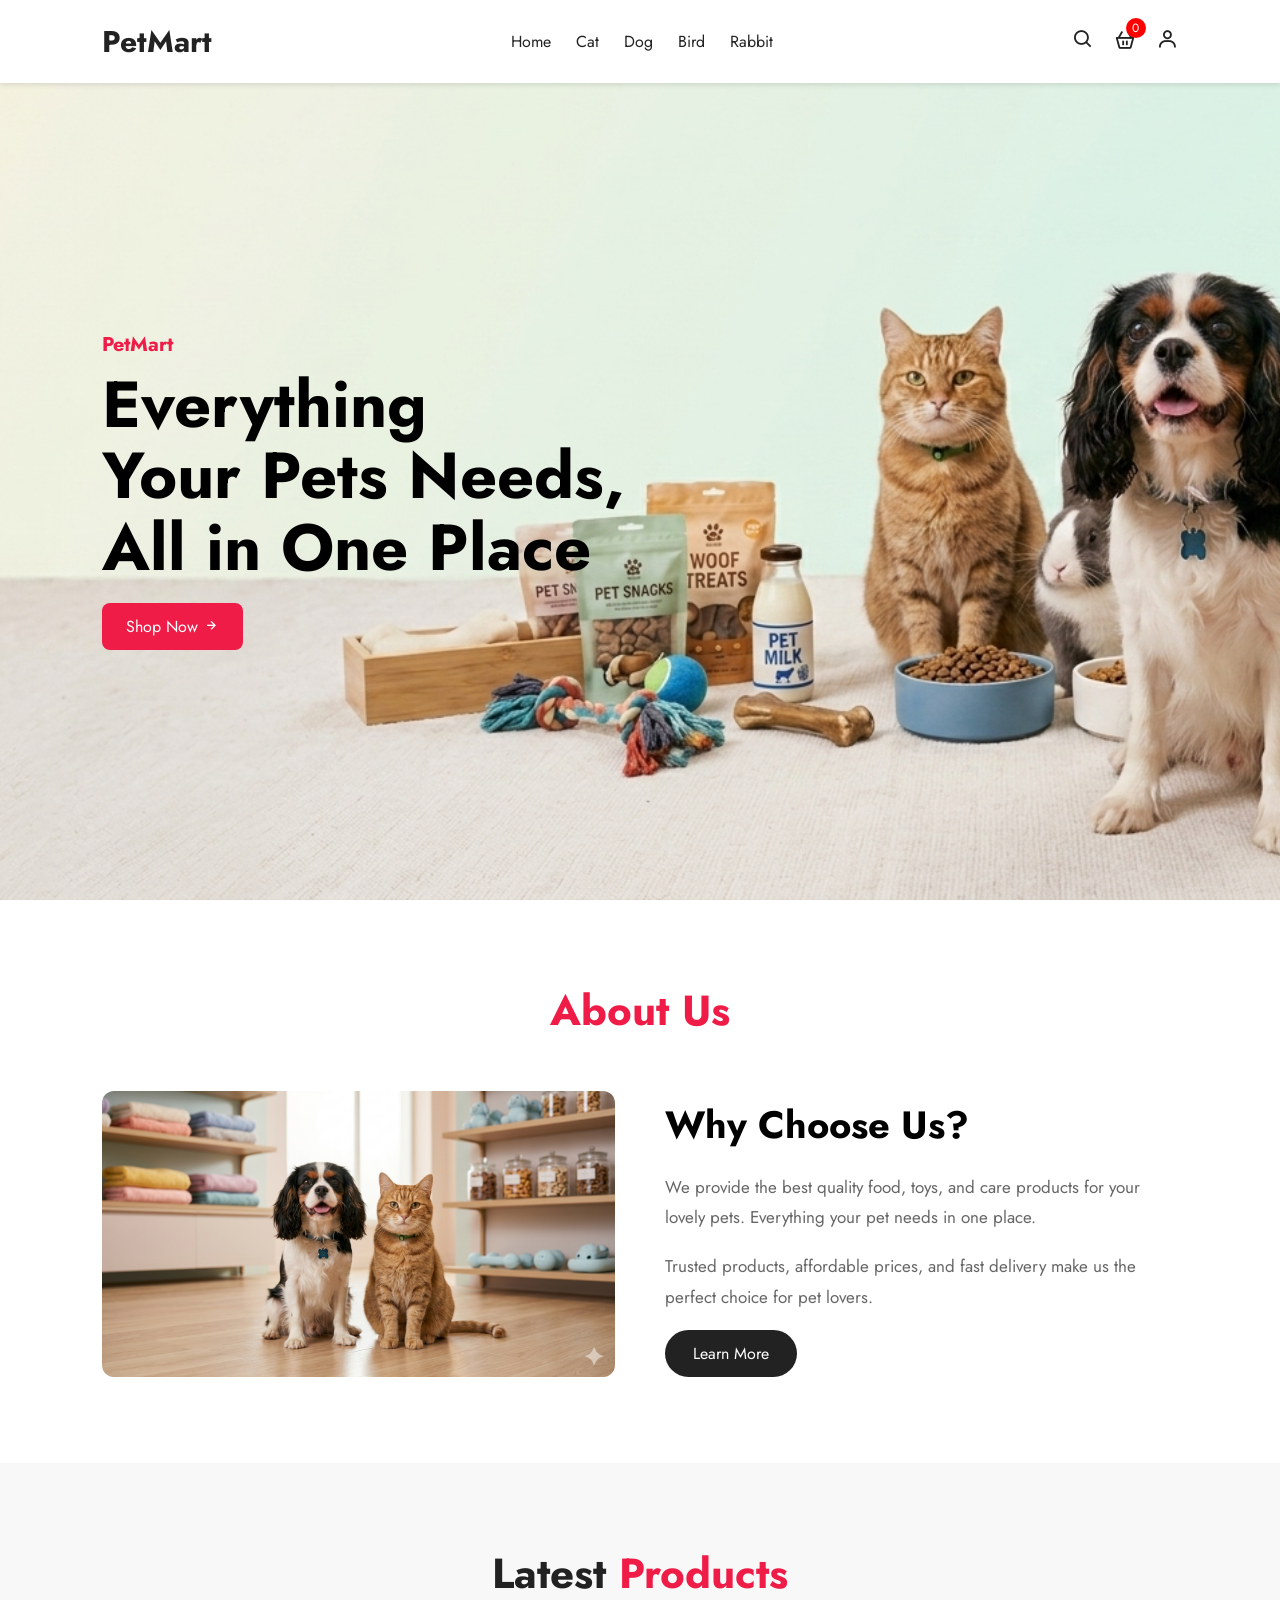
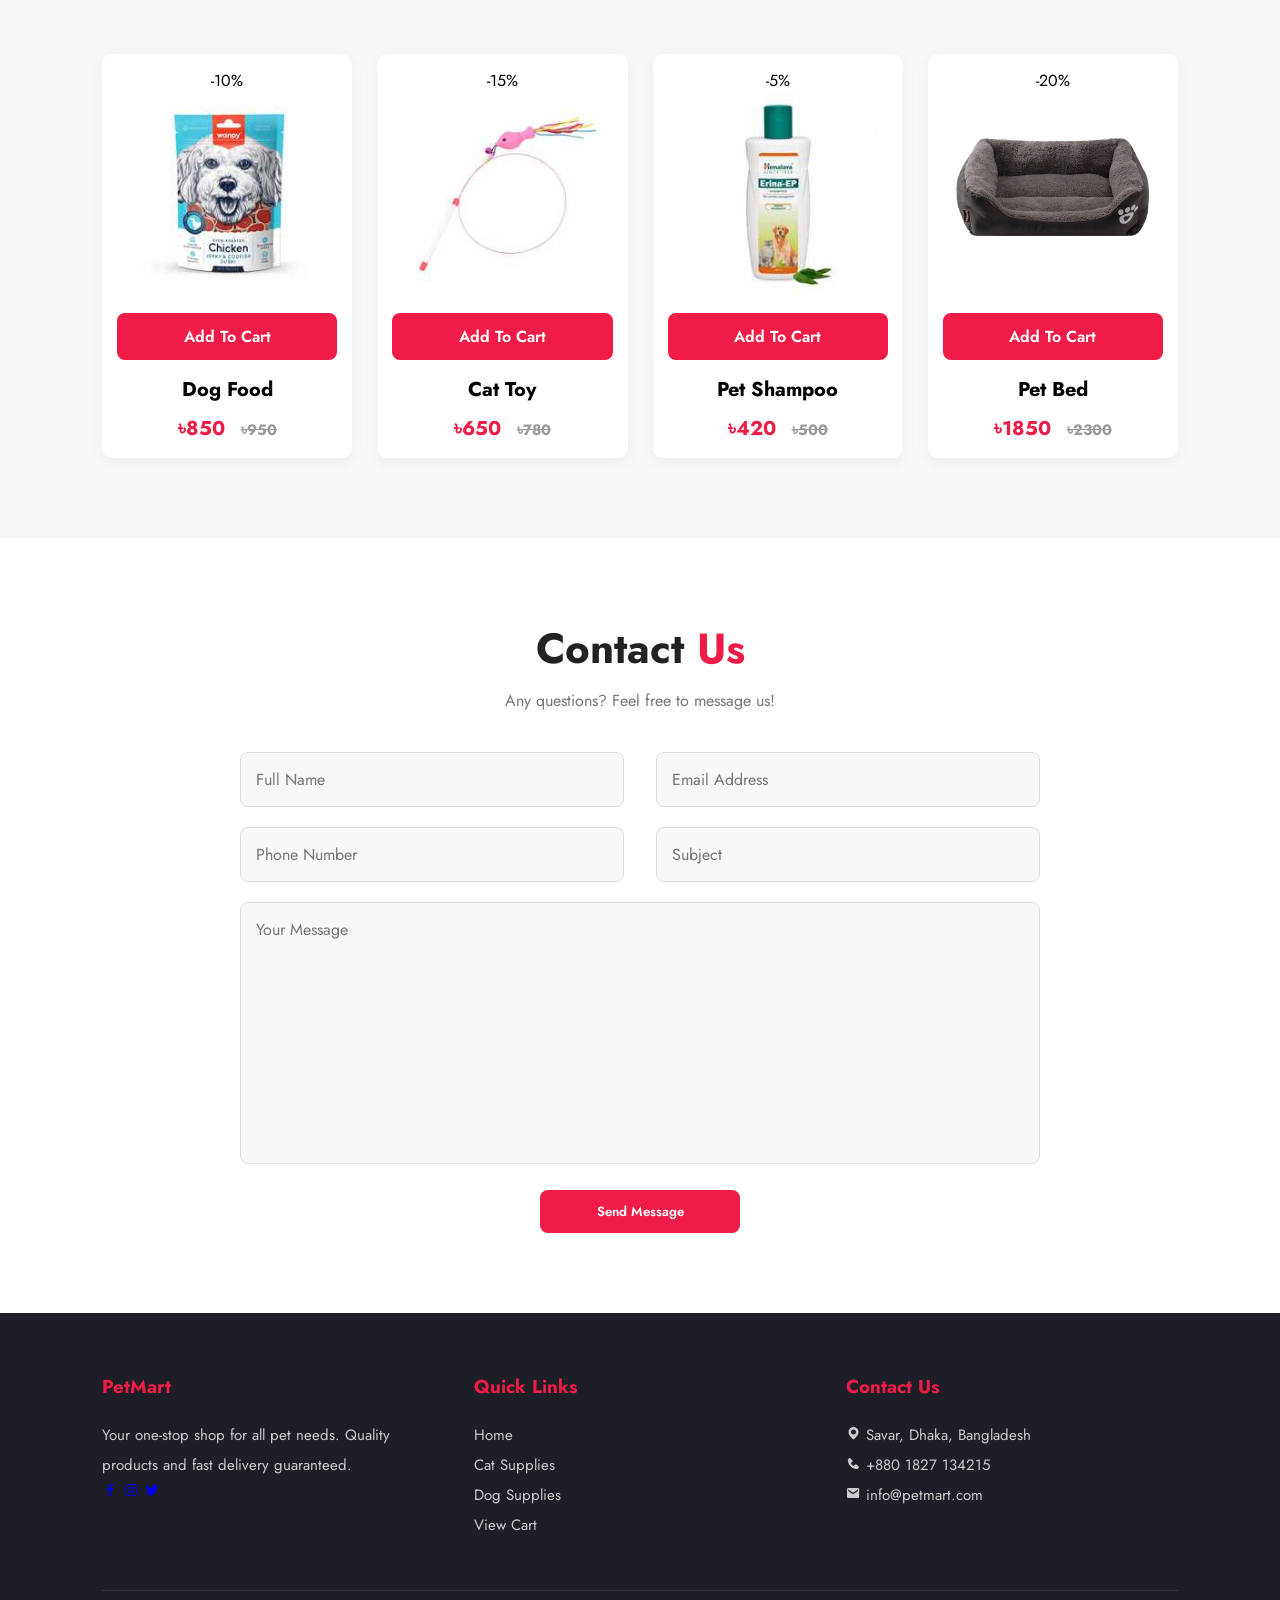
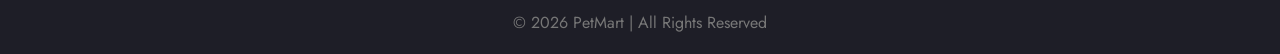
<file: index.html>
<!DOCTYPE html>
<html lang="en">
<head>
    <meta charset="UTF-8">
    <meta name="viewport" content="width=device-width, initial-scale=1.0">
    <title>PetMart</title>

    <link rel="stylesheet" href="style.css">

    <link rel="preconnect" href="https://fonts.googleapis.com">
    <link rel="preconnect" href="https://fonts.gstatic.com" crossorigin>
    <link href="https://fonts.googleapis.com/css2?family=Jost:wght@100..900&display=swap" rel="stylesheet">

    <link href='https://unpkg.com/boxicons@2.1.4/css/boxicons.min.css' rel='stylesheet'>
</head>

<body>

<header>
    <h3 class="logo"><a href="index.html" style="color: #222;">PetMart</a></h3>

    <ul class="menu">
        <li><a href="index.html">Home</a></li>
        <li><a href="cat.html">Cat</a></li>
        <li><a href="dog.html">Dog</a></li>
        <li><a href="bird.html">Bird</a></li>
        <li><a href="rabbit.html">Rabbit</a></li>
    </ul>

    <div class="nav-icon">
        <a href="#"><i class='bx bx-search'></i></a>
        <div class="cart-icon" onclick="toggleCart()">
            <i class='bx bx-basket'></i>
            <span id="cartCount">0</span>
        </div>
        <a href="signup.html"><i class='bx bx-user'></i></a>
    </div>
</header>

<div id="cartDropdown">
    <h3>Your Cart</h3>
    <ul id="cartItems"></ul>
    <a href="cart.html" style="display: block; text-align: center; background: #ee1c47; color: white; padding: 8px; margin-top: 10px; border-radius: 5px;">View Full Cart</a>
</div>

<section class="main-home">
    <div class="main-text">
        <h1>PetMart</h1>
        <p>Everything <br>Your Pets Needs,<br>All in One Place</p>
        <a href="#" class="main-btn">
            Shop Now <i class='bx bx-right-arrow-alt'></i>
        </a>
    </div>
</section>

<section class="about">
    <div class="about-title">
        <h2>About Us</h2>
    </div>

    <div class="about-container">
        <div class="about-img">
            <img src="image/aboutUs.png" alt="About PetMart">
        </div>

        <div class="about-text">
            <h3>Why Choose Us?</h3>
            <p>
                We provide the best quality food, toys, and care products
                for your lovely pets. Everything your pet needs in one place.
            </p>
            <p>
                Trusted products, affordable prices, and fast delivery
                make us the perfect choice for pet lovers.
            </p>
            <a href="#" class="about-btn">Learn More</a>
        </div>
    </div>
</section>

<section class="products">
    <div class="products-title">
        <h2>Latest <span>Products</span></h2>
    </div>

    <div class="product-container">
        <div class="product-box">
            <span class="discount">-10%</span>
            <img src="image/dogfood.jpeg" alt="Dog Food">
            <div class="cart-row">
                <button onclick="addToCart('Dog Food', 850, 'image/dogfood.jpeg')">
                    Add To Cart
                </button>
            </div>
            <h3>Dog Food</h3>
            <p class="price">৳850 <span>৳950</span></p>
        </div>

        <div class="product-box">
            <span class="discount">-15%</span>
            <img src="image/toy.jpeg" alt="Cat Toy">
            <div class="cart-row">
                <button onclick="addToCart('Cat Toy', 650, 'image/toy.jpeg')">
                    Add To Cart
                </button>
            </div>
            <h3>Cat Toy</h3>
            <p class="price">৳650 <span>৳780</span></p>
        </div>

        <div class="product-box">
            <span class="discount">-5%</span>
            <img src="image/shampoo.jpeg" alt="Pet Shampoo">
            <div class="cart-row">
                <button onclick="addToCart('Pet Shampoo', 420, 'image/shampoo.jpeg')">
                    Add To Cart
                </button>
            </div>
            <h3>Pet Shampoo</h3>
            <p class="price">৳420 <span>৳500</span></p>
        </div>

        <div class="product-box">
            <span class="discount">-20%</span>
            <img src="image/Adobe Express - file.jpg" alt="Pet Bed">
            <div class="cart-row">
                <button onclick="addToCart('Pet Bed', 1850, 'image/Adobe Express - file.jpg')">
                    Add To Cart
                </button>
            </div>
            <h3>Pet Bed</h3>
            <p class="price">৳1850 <span>৳2300</span></p>
        </div>
    </div>
</section>

<section class="contact">
    <div class="contact-title">
        <h2>Contact <span>Us</span></h2>
        <p>Any questions? Feel free to message us!</p>
    </div>

    <div class="contact-container">
        <form action="contact_process.php" method="POST">
            <div class="input-box">
                <input type="text" name="name" placeholder="Full Name" required>
                <input type="email" name="email" placeholder="Email Address" required>
            </div>
            <div class="input-box">
                <input type="number" name="phone" placeholder="Phone Number" required>
                <input type="text" name="subject" placeholder="Subject">
            </div>
            <textarea name="message" cols="30" rows="10" placeholder="Your Message" required></textarea>
            <button type="submit" class="main-btn">Send Message</button>
        </form>
    </div>
</section>

<footer class="footer">
    <div class="footer-container">
        <div class="footer-box">
            <h3>PetMart</h3>
            <p>Your one-stop shop for all pet needs. Quality products and fast delivery guaranteed.</p>
            <div class="social">
                <a href="#"><i class='bx bxl-facebook'></i></a>
                <a href="#"><i class='bx bxl-instagram'></i></a>
                <a href="#"><i class='bx bxl-twitter'></i></a>
            </div>
        </div>
        <div class="footer-box">
            <h3>Quick Links</h3>
            <li><a href="index.html">Home</a></li>
            <li><a href="cat.html">Cat Supplies</a></li>
            <li><a href="dog.html">Dog Supplies</a></li>
            <li><a href="cart.html">View Cart</a></li>
        </div>
        <div class="footer-box">
            <h3>Contact Us</h3>
            <p><i class='bx bxs-map'></i> Savar, Dhaka, Bangladesh</p>
            <p><i class='bx bxs-phone'></i> +880 1827 134215</p>
            <p><i class='bx bxs-envelope'></i> info@petmart.com</p>
        </div>
    </div>
    <div class="copyright">
        <p>© 2026 PetMart | All Rights Reserved</p>
    </div>
</footer>

<script src="script.js"></script>

</body>
</html>
</file>
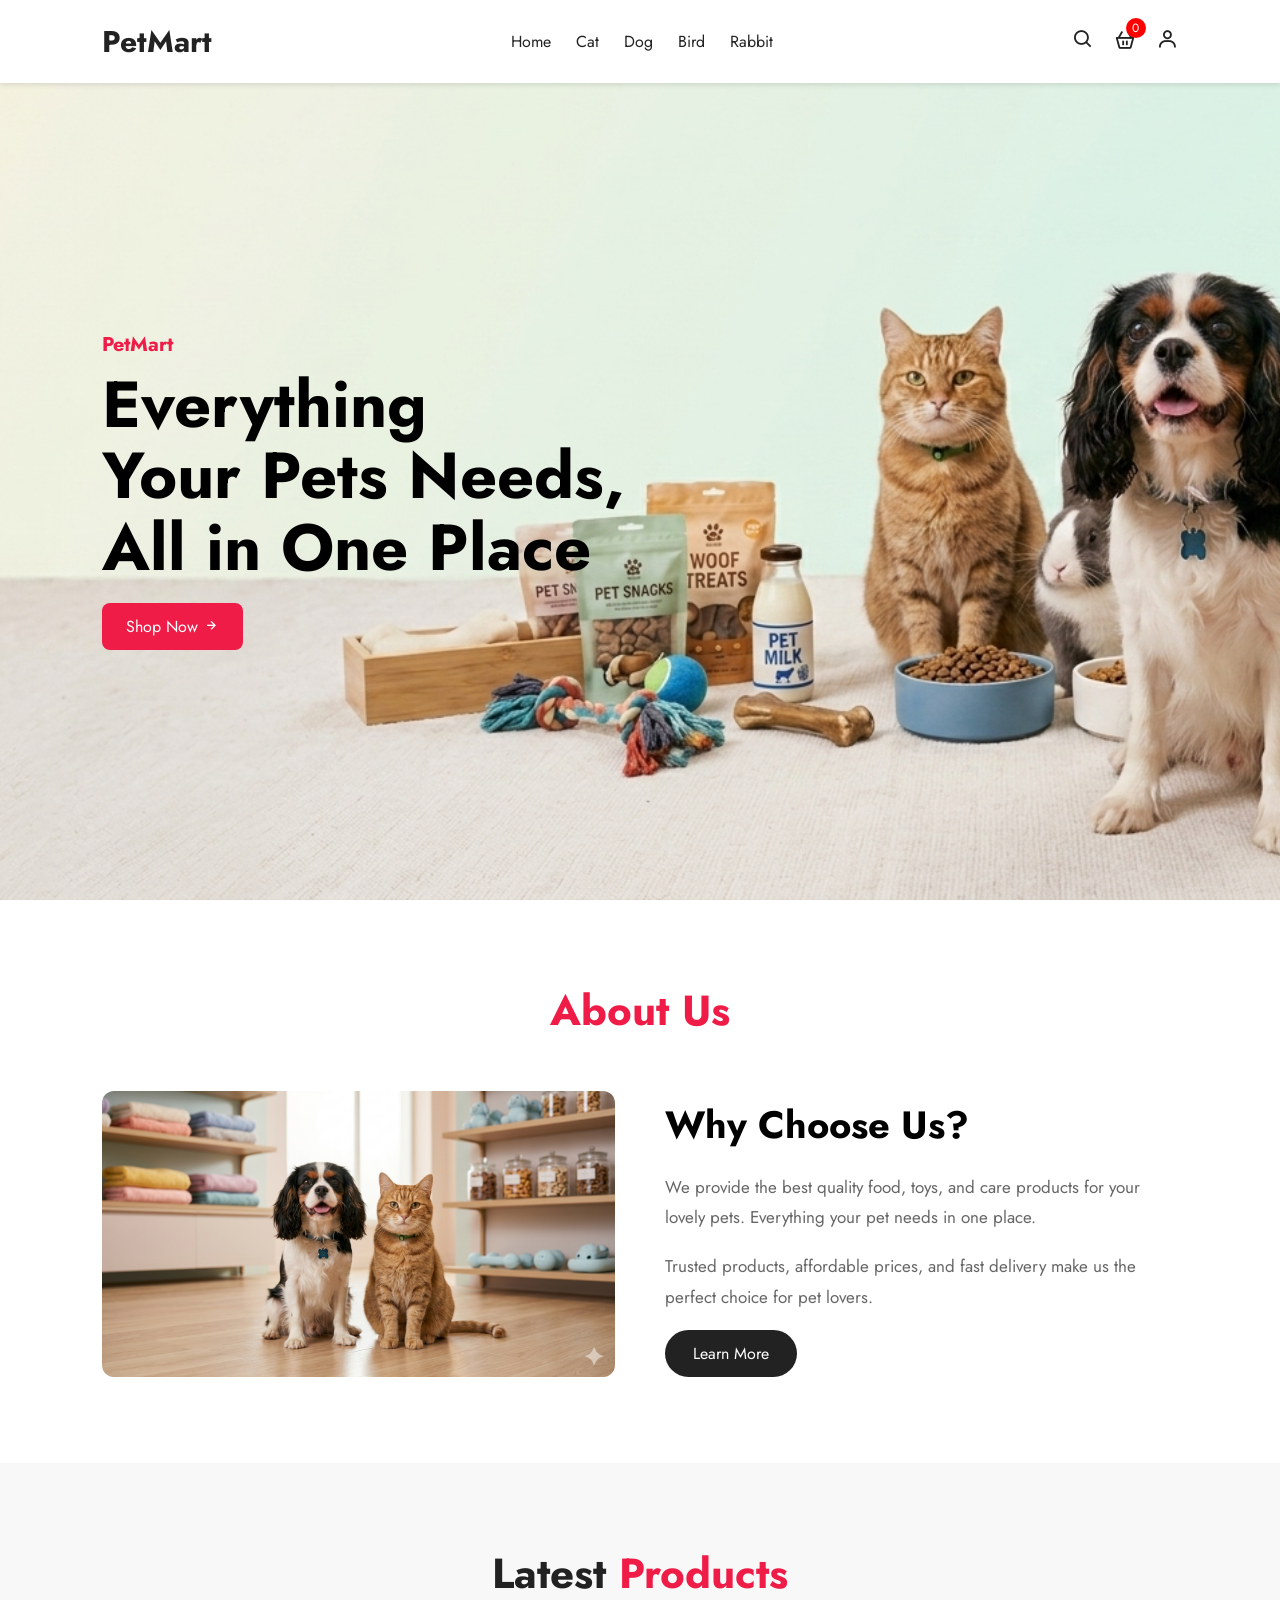
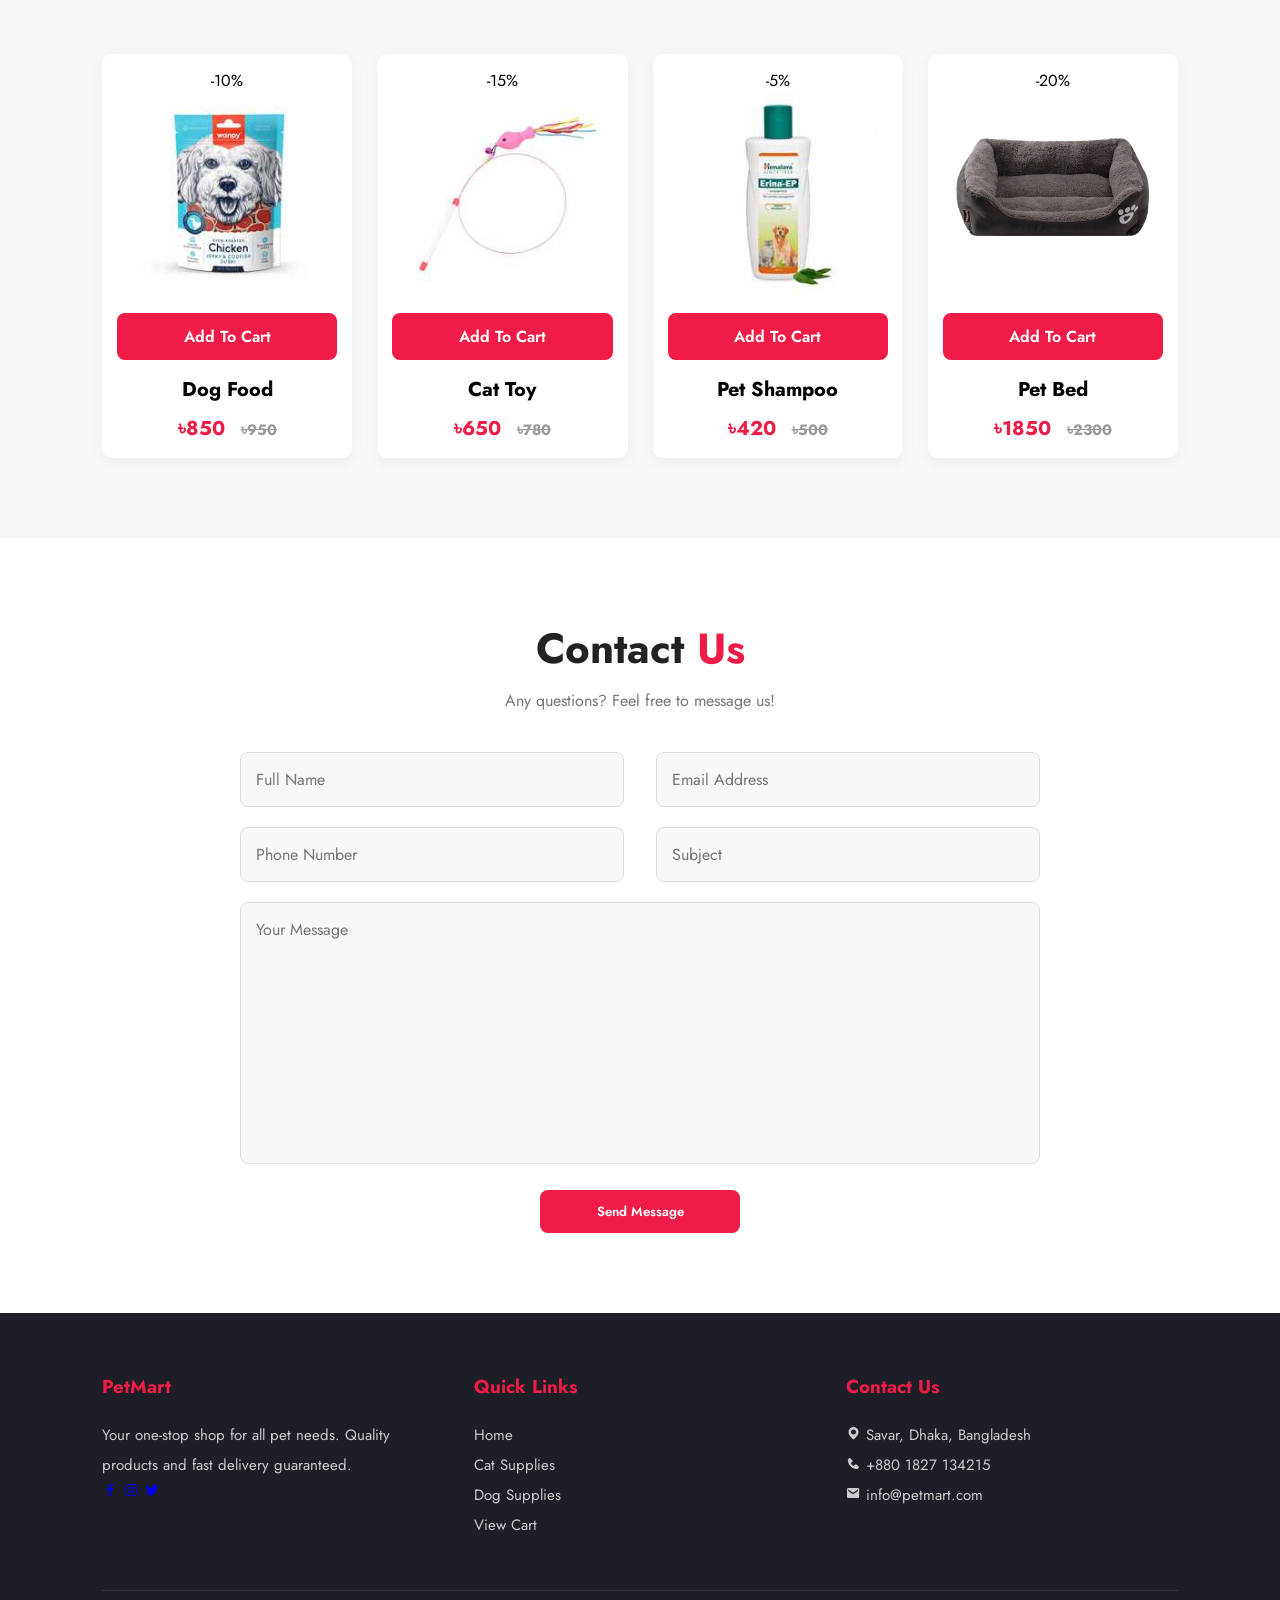
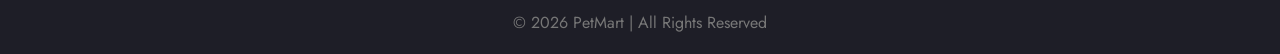
<file: pet mart/index.html>
<!DOCTYPE html>
<html lang="en">
<head>
    <meta charset="UTF-8">
    <meta name="viewport" content="width=device-width, initial-scale=1.0">
    <title>PetMart</title>

    <link rel="stylesheet" href="style.css">

    <link rel="preconnect" href="https://fonts.googleapis.com">
    <link rel="preconnect" href="https://fonts.gstatic.com" crossorigin>
    <link href="https://fonts.googleapis.com/css2?family=Jost:wght@100..900&display=swap" rel="stylesheet">

    <link href='https://unpkg.com/boxicons@2.1.4/css/boxicons.min.css' rel='stylesheet'>
</head>

<body>

<header>
    <h3 class="logo"><a href="index.html" style="color: #222;">PetMart</a></h3>

    <ul class="menu">
        <li><a href="index.html">Home</a></li>
        <li><a href="cat.html">Cat</a></li>
        <li><a href="dog.html">Dog</a></li>
        <li><a href="bird.html">Bird</a></li>
        <li><a href="rabbit.html">Rabbit</a></li>
    </ul>

    <div class="nav-icon">
        <a href="#"><i class='bx bx-search'></i></a>
        <div class="cart-icon" onclick="toggleCart()">
            <i class='bx bx-basket'></i>
            <span id="cartCount">0</span>
        </div>
        <a href="signup.html"><i class='bx bx-user'></i></a>
    </div>
</header>

<div id="cartDropdown">
    <h3>Your Cart</h3>
    <ul id="cartItems"></ul>
    <a href="cart.html" style="display: block; text-align: center; background: #ee1c47; color: white; padding: 8px; margin-top: 10px; border-radius: 5px;">View Full Cart</a>
</div>

<section class="main-home">
    <div class="main-text">
        <h1>PetMart</h1>
        <p>Everything <br>Your Pets Needs,<br>All in One Place</p>
        <a href="#" class="main-btn">
            Shop Now <i class='bx bx-right-arrow-alt'></i>
        </a>
    </div>
</section>

<section class="about">
    <div class="about-title">
        <h2>About Us</h2>
    </div>

    <div class="about-container">
        <div class="about-img">
            <img src="image/aboutUs.png" alt="About PetMart">
        </div>

        <div class="about-text">
            <h3>Why Choose Us?</h3>
            <p>
                We provide the best quality food, toys, and care products
                for your lovely pets. Everything your pet needs in one place.
            </p>
            <p>
                Trusted products, affordable prices, and fast delivery
                make us the perfect choice for pet lovers.
            </p>
            <a href="#" class="about-btn">Learn More</a>
        </div>
    </div>
</section>

<section class="products">
    <div class="products-title">
        <h2>Latest <span>Products</span></h2>
    </div>

    <div class="product-container">
        <div class="product-box">
            <span class="discount">-10%</span>
            <img src="image/dogfood.jpeg" alt="Dog Food">
            <div class="cart-row">
                <button onclick="addToCart('Dog Food', 850, 'image/dogfood.jpeg')">
                    Add To Cart
                </button>
            </div>
            <h3>Dog Food</h3>
            <p class="price">৳850 <span>৳950</span></p>
        </div>

        <div class="product-box">
            <span class="discount">-15%</span>
            <img src="image/toy.jpeg" alt="Cat Toy">
            <div class="cart-row">
                <button onclick="addToCart('Cat Toy', 650, 'image/toy.jpeg')">
                    Add To Cart
                </button>
            </div>
            <h3>Cat Toy</h3>
            <p class="price">৳650 <span>৳780</span></p>
        </div>

        <div class="product-box">
            <span class="discount">-5%</span>
            <img src="image/shampoo.jpeg" alt="Pet Shampoo">
            <div class="cart-row">
                <button onclick="addToCart('Pet Shampoo', 420, 'image/shampoo.jpeg')">
                    Add To Cart
                </button>
            </div>
            <h3>Pet Shampoo</h3>
            <p class="price">৳420 <span>৳500</span></p>
        </div>

        <div class="product-box">
            <span class="discount">-20%</span>
            <img src="image/Adobe Express - file.jpg" alt="Pet Bed">
            <div class="cart-row">
                <button onclick="addToCart('Pet Bed', 1850, 'image/Adobe Express - file.jpg')">
                    Add To Cart
                </button>
            </div>
            <h3>Pet Bed</h3>
            <p class="price">৳1850 <span>৳2300</span></p>
        </div>
    </div>
</section>

<section class="contact">
    <div class="contact-title">
        <h2>Contact <span>Us</span></h2>
        <p>Any questions? Feel free to message us!</p>
    </div>

    <div class="contact-container">
        <form action="contact_process.php" method="POST">
            <div class="input-box">
                <input type="text" name="name" placeholder="Full Name" required>
                <input type="email" name="email" placeholder="Email Address" required>
            </div>
            <div class="input-box">
                <input type="number" name="phone" placeholder="Phone Number" required>
                <input type="text" name="subject" placeholder="Subject">
            </div>
            <textarea name="message" cols="30" rows="10" placeholder="Your Message" required></textarea>
            <button type="submit" class="main-btn">Send Message</button>
        </form>
    </div>
</section>

<footer class="footer">
    <div class="footer-container">
        <div class="footer-box">
            <h3>PetMart</h3>
            <p>Your one-stop shop for all pet needs. Quality products and fast delivery guaranteed.</p>
            <div class="social">
                <a href="#"><i class='bx bxl-facebook'></i></a>
                <a href="#"><i class='bx bxl-instagram'></i></a>
                <a href="#"><i class='bx bxl-twitter'></i></a>
            </div>
        </div>
        <div class="footer-box">
            <h3>Quick Links</h3>
            <li><a href="index.html">Home</a></li>
            <li><a href="cat.html">Cat Supplies</a></li>
            <li><a href="dog.html">Dog Supplies</a></li>
            <li><a href="cart.html">View Cart</a></li>
        </div>
        <div class="footer-box">
            <h3>Contact Us</h3>
            <p><i class='bx bxs-map'></i> Savar, Dhaka, Bangladesh</p>
            <p><i class='bx bxs-phone'></i> +880 1827 134215</p>
            <p><i class='bx bxs-envelope'></i> info@petmart.com</p>
        </div>
    </div>
    <div class="copyright">
        <p>© 2026 PetMart | All Rights Reserved</p>
    </div>
</footer>

<script src="script.js"></script>

</body>
</html>
</file>
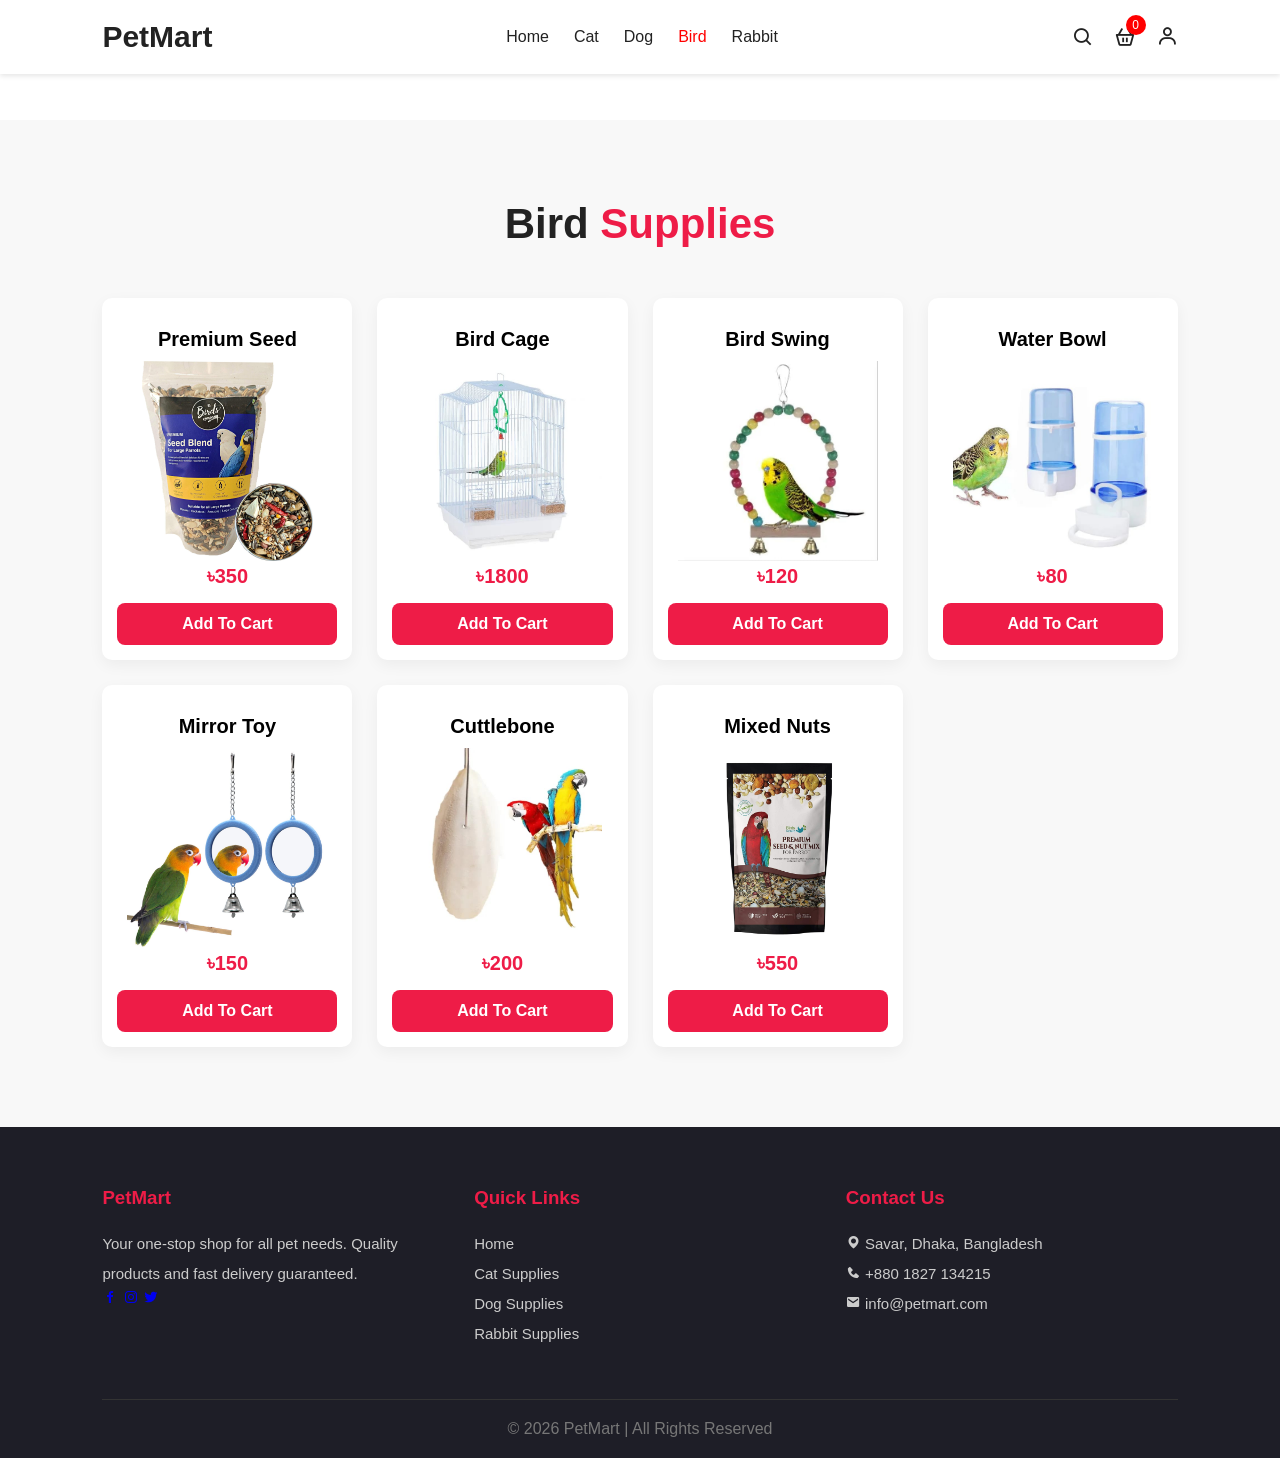
<file: bird.html>
<!DOCTYPE html>
<html lang="en">
<head>
    <meta charset="UTF-8">
    <title>PetMart | Bird Supplies</title>
    <link rel="stylesheet" href="style.css">
    <link href='https://unpkg.com/boxicons@2.1.4/css/boxicons.min.css' rel='stylesheet'>
</head>
<body>
<header>
    <h3 class="logo"><a href="index.html" style="color: #222;">PetMart</a></h3>
    <ul class="menu">
        <li><a href="index.html">Home</a></li>
        <li><a href="cat.html">Cat</a></li>
        <li><a href="dog.html">Dog</a></li>
        <li><a href="bird.html" style="color:red">Bird</a></li>
        <li><a href="rabbit.html">Rabbit</a></li>
    </ul>
    <div class="nav-icon">
        <i class='bx bx-search' onclick="toggleSearch()"></i>
        <div class="cart-icon" onclick="toggleCart()"><i class='bx bx-basket'></i><span id="cartCount">0</span></div>
        <a href="login.html"><i class='bx bx-user'></i></a>
    </div>
</header>

<div id="searchContainer"><input type="text" id="searchInput" onkeyup="filterProducts()" placeholder="Search birds..."></div>
<div id="cartDropdown"><h3>Your Cart</h3><ul id="cartItems"></ul><a href="cart.html" class="main-btn" style="width:100%; text-align:center;">View Full Cart</a></div>

<section class="products" style="margin-top: 120px;">
    <div class="products-title"><h2>Bird <span>Supplies</span></h2></div>
    <div class="product-container">
    <div class="product-box">
        <h3>Premium Seed</h3>
        <img src="image/Documents/bird/mix seeds.jpeg">
        <p class="price">৳350</p>
        <div class="cart-row">
            <button onclick="addToCart('Premium Seed', 350, 'image/Documents/bird/mix seeds.jpeg')">Add To Cart</button>
        </div>
    </div>
    <div class="product-box">
        <h3>Bird Cage</h3>
        <img src="image/Documents/bird/bird cage.jpeg">
        <p class="price">৳1800</p>
        <div class="cart-row">
            <button onclick="addToCart('Bird Cage', 1800, 'image/Documents/bird/bird cage.jpeg')">Add To Cart</button>
        </div>
    </div>
    <div class="product-box">
        <h3>Bird Swing</h3>
        <img src="image/Documents/bird/swing toy.jpeg">
        <p class="price">৳120</p>
        <div class="cart-row">
            <button onclick="addToCart('Bird Swing', 120, 'image/Documents/bird/swing toy.jpeg')">Add To Cart</button>
        </div>
    </div>
    <div class="product-box">
        <h3>Water Bowl</h3>
        <img src="image/Documents/bird/water bowl.jpeg">
        <p class="price">৳80</p>
        <div class="cart-row">
            <button onclick="addToCart('Water Bowl', 80, 'image/Documents/bird/water bowl.jpeg')">Add To Cart</button>
        </div>
    </div>
    <div class="product-box">
        <h3>Mirror Toy</h3>
        <img src="image/Documents/bird/mirror toy.jpeg">
        <p class="price">৳150</p>
        <div class="cart-row">
            <button onclick="addToCart('Mirror Toy', 150, 'image/Documents/bird/mirror toy.jpeg')">Add To Cart</button>
        </div>
    </div>
    
    <div class="product-box">
        <h3>Cuttlebone</h3>
        <img src="image/Documents/bird/cuttlebone.jpeg">
        <p class="price">৳200</p>
        <div class="cart-row">
            <button onclick="addToCart('Cuttlebone', 200, 'image/Documents/bird/cuttlebone.jpeg')">Add To Cart</button>
        </div>
    </div>
    <div class="product-box">
        <h3>Mixed Nuts</h3>
        <img src="image/Documents/bird/mix nutes.jpeg">
        <p class="price">৳550</p>
        <div class="cart-row">
            <button onclick="addToCart('Mixed Nuts', 550, 'image/Documents/bird/mix nutes.jpeg')">Add To Cart</button>
        </div>
    </div>
</div>
</section>

<footer>
    <div class="footer-container">
        <div class="footer-box">
            <h3>PetMart</h3>
            <p>Your one-stop shop for all pet needs. Quality products and fast delivery guaranteed.</p>
            <div class="social">
                <a href="#"><i class='bx bxl-facebook'></i></a>
                <a href="#"><i class='bx bxl-instagram'></i></a>
                <a href="#"><i class='bx bxl-twitter'></i></a>
            </div>
        </div>
        <div class="footer-box">
            <h3>Quick Links</h3>
            <li><a href="index.html">Home</a></li>
            <li><a href="cat.html">Cat Supplies</a></li>
            <li><a href="dog.html">Dog Supplies</a></li>
            <li><a href="rabbit.html">Rabbit Supplies</a></li>
        </div>
        <div class="footer-box">
            <h3>Contact Us</h3>
            <p><i class='bx bxs-map'></i> Savar, Dhaka, Bangladesh</p>
            <p><i class='bx bxs-phone'></i> +880 1827 134215</p>
            <p><i class='bx bxs-envelope'></i> info@petmart.com</p>
        </div>
    </div>
    <div class="copyright">
        <p>© 2026 PetMart | All Rights Reserved</p>
    </div>
</footer>
<script src="script.js"></script>
</body>
</html>
</file>
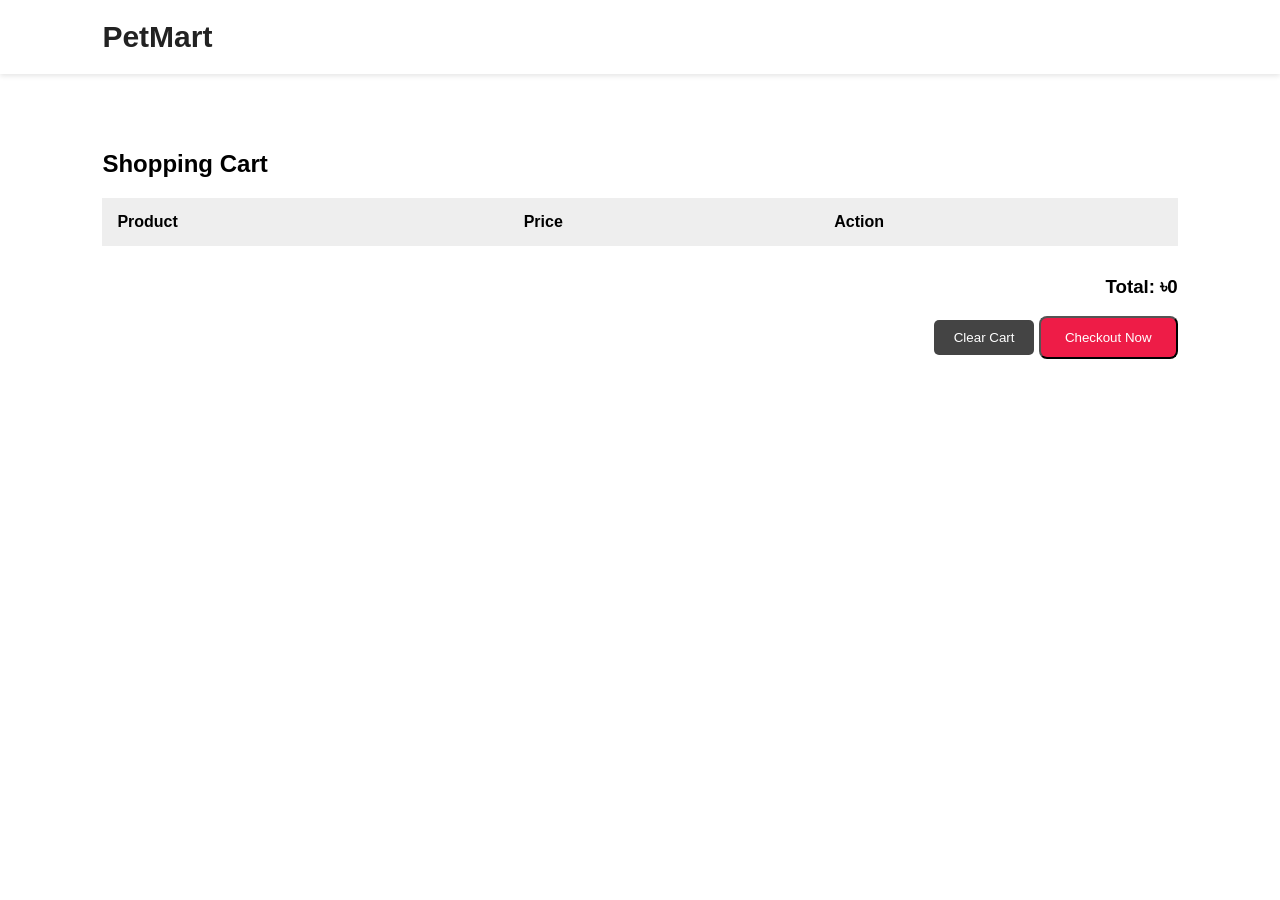
<file: cart.html>
<!DOCTYPE html>
<html lang="en">
<head>
    <meta charset="UTF-8">
    <title>My Cart | PetMart</title>
    <link rel="stylesheet" href="style.css">
</head>
<body>
    <header>
        <h3 class="logo"><a href="index.html" style="color:#222">PetMart</a></h3>
    </header>

    <section style="padding: 150px 8% 50px;">
        <h2>Shopping Cart</h2>
        <table style="width:100%; border-collapse: collapse; margin-top: 20px;">
            <thead>
                <tr style="background:#eee;">
                    <th style="padding:15px; text-align:left;">Product</th>
                    <th style="padding:15px; text-align:left;">Price</th>
                    <th style="padding:15px; text-align:left;">Action</th>
                </tr>
            </thead>
            <tbody id="fullCartBody"></tbody>
        </table>

        <div style="text-align: right; margin-top: 30px;">
            <h3>Total: ৳<span id="totalPrice">0</span></h3>
            <br>
            <button onclick="clearCart()" style="padding:10px 20px; background:#444; color:white; border:none; cursor:pointer; border-radius:5px;">Clear Cart</button>
            <button class="main-btn">Checkout Now</button>
        </div>
    </section>

    <script src="script.js"></script>
</body>
</html>
</file>
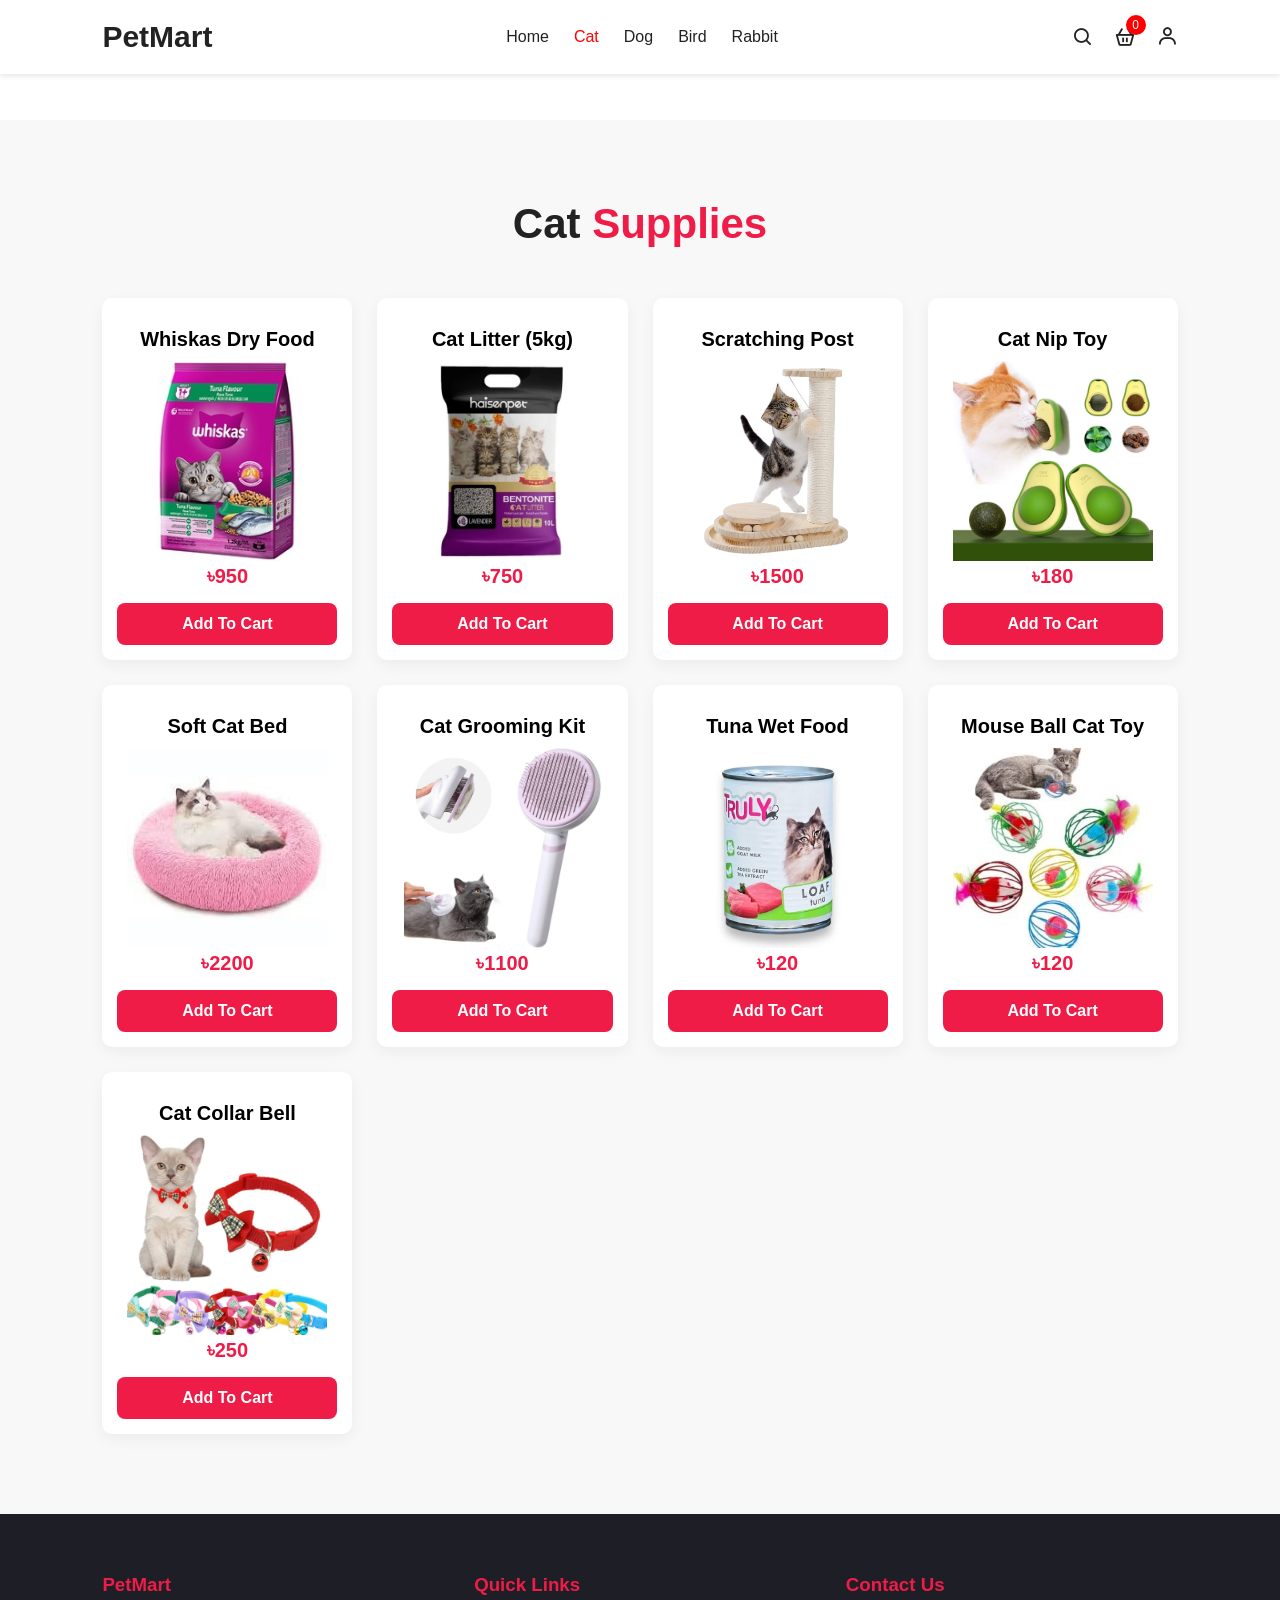
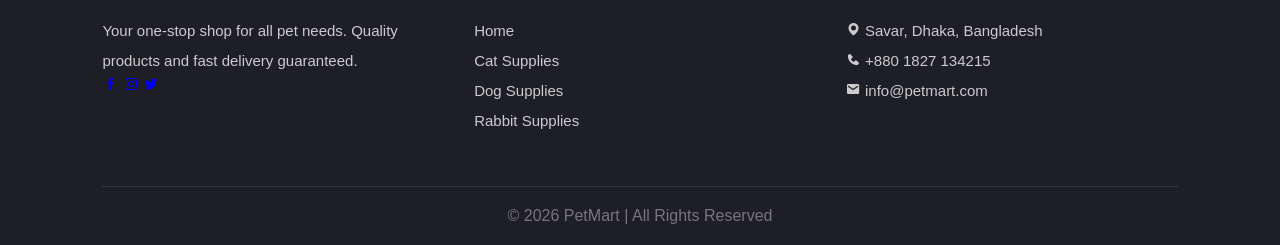
<file: cat.html>
<!DOCTYPE html>
<html lang="en">
<head>
    <meta charset="UTF-8">
    <title>PetMart | Cat Supplies</title>
    <link rel="stylesheet" href="style.css">
    <link href='https://unpkg.com/boxicons@2.1.4/css/boxicons.min.css' rel='stylesheet'>
</head>
<body>
<header>
    <h3 class="logo"><a href="index.html" style="color: #222;">PetMart</a></h3>
    <ul class="menu">
        <li><a href="index.html">Home</a></li>
        <li><a href="cat.html" style="color:red">Cat</a></li>
        <li><a href="dog.html">Dog</a></li>
        <li><a href="bird.html">Bird</a></li>
        <li><a href="rabbit.html">Rabbit</a></li>
    </ul>
    <div class="nav-icon">
        <i class='bx bx-search' onclick="toggleSearch()"></i>
        <div class="cart-icon" onclick="toggleCart()"><i class='bx bx-basket'></i><span id="cartCount">0</span></div>
        <a href="login.html"><i class='bx bx-user'></i></a>
    </div>
</header>

<div id="searchContainer"><input type="text" id="searchInput" onkeyup="filterProducts()" placeholder="Search cat products..."></div>
<div id="cartDropdown"><h3>Your Cart</h3><ul id="cartItems"></ul><a href="cart.html" class="main-btn" style="width:100%; text-align:center;">View Full Cart</a></div>

<section class="products" style="margin-top: 120px;">
    <div class="products-title"><h2>Cat <span>Supplies</span></h2></div>
    <div class="product-container">
    <div class="product-box">
        <h3>Whiskas Dry Food</h3>
        <img src="image/Documents/cat/whiskas dray food.jpeg">
        <p class="price">৳950</p>
        <div class="cart-row">
            <button onclick="addToCart('Whiskas Dry Food', 950, 'image/cat1.jpg')">Add To Cart</button>
        </div>
    </div>

    <div class="product-box">
        <h3>Cat Litter (5kg)</h3>
        <img src="image/Documents/cat/cat litter.jpeg">
        <p class="price">৳750</p>
        <div class="cart-row">
            <button onclick="addToCart('Cat Litter (5kg)', 750, 'image/Documents/cat/cat litter.jpeg')">Add To Cart</button>
        </div>
    </div>

    <div class="product-box">
        <h3>Scratching Post</h3>
        <img src="image/Documents/cat/scratching post.jpeg">
        <p class="price">৳1500</p>
        <div class="cart-row">
            <button onclick="addToCart('Scratching Post', 1500, 'image/Documents/cat/scratching post.jpeg')">Add To Cart</button>
        </div>
    </div>

    <div class="product-box">
        <h3>Cat Nip Toy</h3>
        <img src="image/Documents/cat/cat nip toy.jpeg">
        <p class="price">৳180</p>
        <div class="cart-row">
            <button onclick="addToCart('Cat Nip Toy', 180, 'image/Documents/cat/cat nip toy.jpeg')">Add To Cart</button>
        </div>
    </div>

    <div class="product-box">
        <h3>Soft Cat Bed</h3>
        <img src="image/Documents/cat/soft cat bed.jpeg">
        <p class="price">৳2200</p>
        <div class="cart-row">
            <button onclick="addToCart('Soft Cat Bed', 2200, 'image/Documents/cat/soft cat bed.jpeg')">Add To Cart</button>
        </div>
    </div>

    <div class="product-box">
        <h3>Cat Grooming Kit</h3>
        <img src="image/Documents/cat/cat grooming kit.jpeg">
        <p class="price">৳1100</p>
        <div class="cart-row">
            <button onclick="addToCart('Cat Grooming Kit', 1100, 'image/Documents/cat/cat grooming kit.jpeg')">Add To Cart</button>
        </div>
    </div>

    <div class="product-box">
        <h3>Tuna Wet Food</h3>
        <img src="image/Documents/cat/tuna wet food.jpeg">
        <p class="price">৳120</p>
        <div class="cart-row">
            <button onclick="addToCart('Tuna Wet Food', 120, 'image/Documents/cat/tuna wet food.jpeg')">Add To Cart</button>
        </div>
    </div>

    <div class="product-box">
        <h3>Mouse Ball Cat Toy</h3>
        <img src="image/Documents/cat/mouse toy.jpeg">
        <p class="price">৳120</p>
        <div class="cart-row">
            <button onclick="addToCart('Mouse Ball Cat Toy', 120, 'image/Documents/cat/mouse toy.jpeg')">Add To Cart</button>
        </div>
    </div>

    <div class="product-box">
        <h3>Cat Collar Bell</h3>
        <img src="image/Documents/cat/collar bell.jpeg">
        <p class="price">৳250</p>
        <div class="cart-row">
            <button onclick="addToCart('Cat Collar Bell', 250, 'image/Documents/cat/collar bell.jpeg')">Add To Cart</button>
        </div>
    </div>
</div>
</section>

<footer>
    <div class="footer-container">
        <div class="footer-box">
            <h3>PetMart</h3>
            <p>Your one-stop shop for all pet needs. Quality products and fast delivery guaranteed.</p>
            <div class="social">
                <a href="#"><i class='bx bxl-facebook'></i></a>
                <a href="#"><i class='bx bxl-instagram'></i></a>
                <a href="#"><i class='bx bxl-twitter'></i></a>
            </div>
        </div>
        <div class="footer-box">
            <h3>Quick Links</h3>
            <li><a href="index.html">Home</a></li>
            <li><a href="cat.html">Cat Supplies</a></li>
            <li><a href="dog.html">Dog Supplies</a></li>
            <li><a href="rabbit.html">Rabbit Supplies</a></li>
        </div>
        <div class="footer-box">
            <h3>Contact Us</h3>
            <p><i class='bx bxs-map'></i> Savar, Dhaka, Bangladesh</p>
            <p><i class='bx bxs-phone'></i> +880 1827 134215</p>
            <p><i class='bx bxs-envelope'></i> info@petmart.com</p>
        </div>
    </div>
    <div class="copyright">
        <p>© 2026 PetMart | All Rights Reserved</p>
    </div>
</footer>
<script src="script.js"></script>
</body>
</html>
</file>
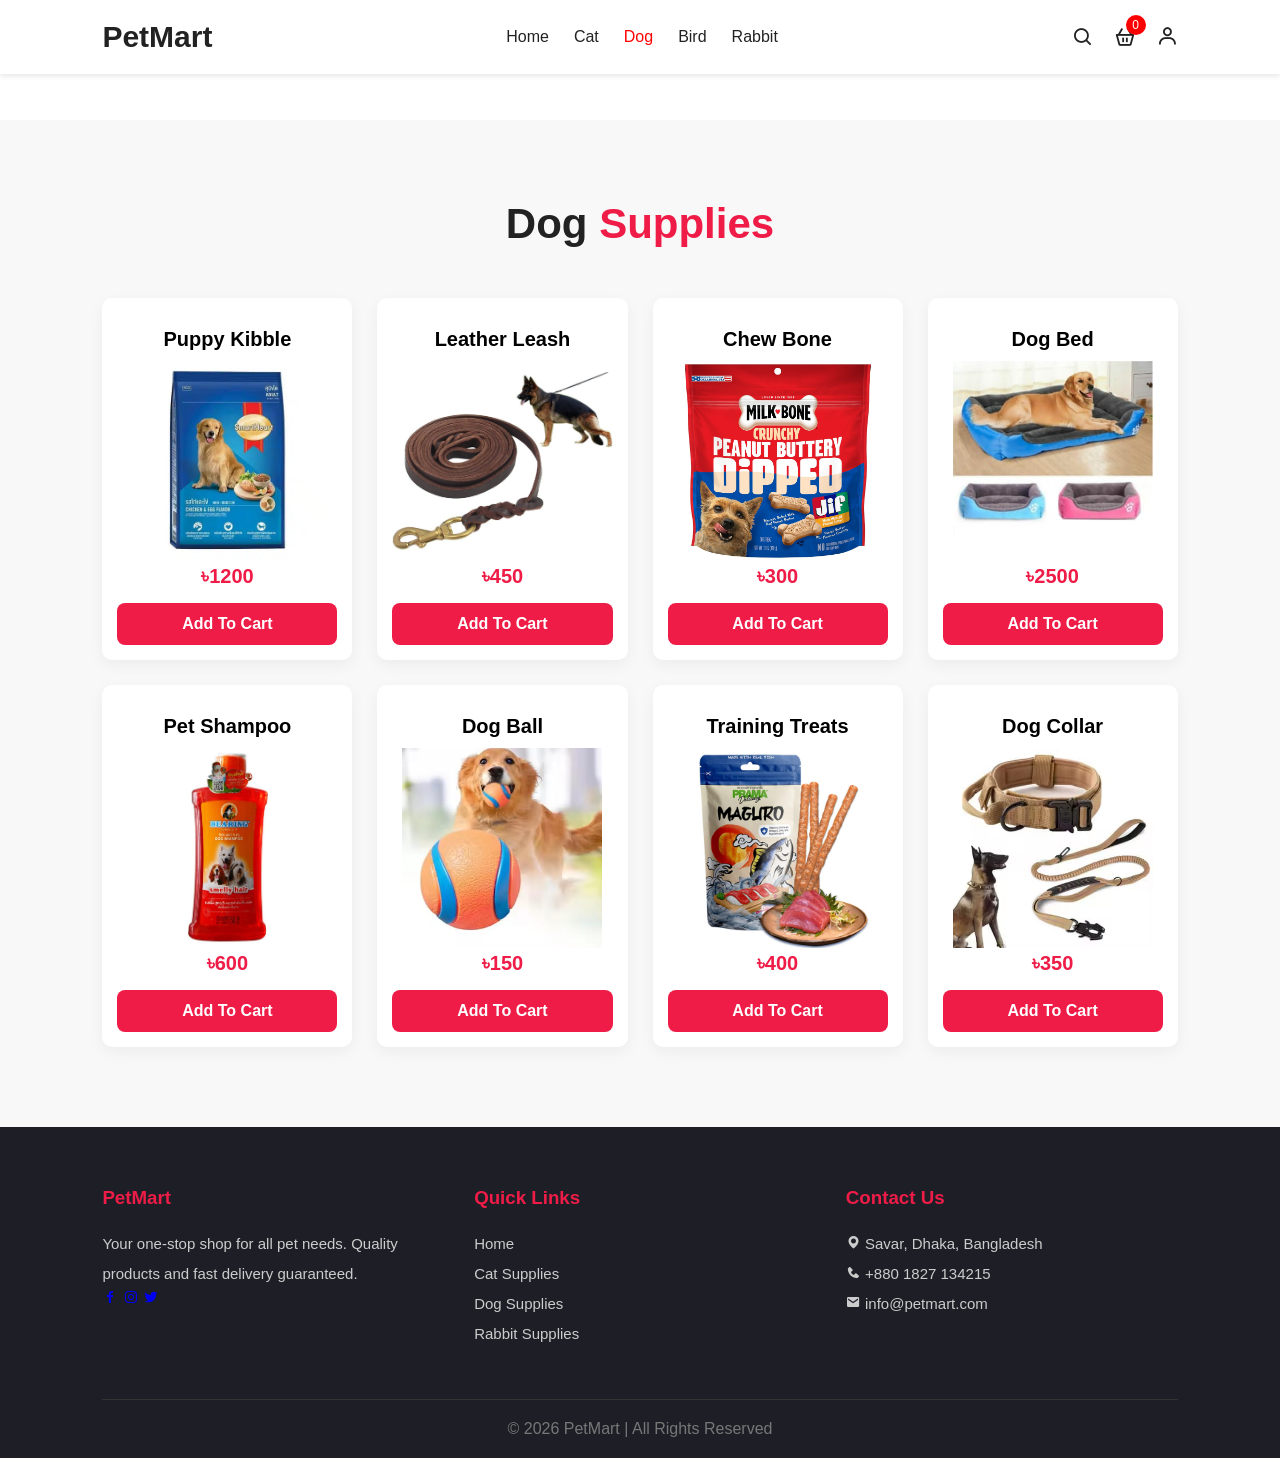
<file: dog.html>
<!DOCTYPE html>
<html lang="en">
<head>
    <meta charset="UTF-8">
    <title>PetMart | Dog Supplies</title>
    <link rel="stylesheet" href="style.css">
    <link href='https://unpkg.com/boxicons@2.1.4/css/boxicons.min.css' rel='stylesheet'>
</head>
<body>
<header>
    <h3 class="logo"><a href="index.html" style="color: #222;">PetMart</a></h3>
    <ul class="menu">
        <li><a href="index.html">Home</a></li>
        <li><a href="cat.html">Cat</a></li>
        <li><a href="dog.html" style="color:red">Dog</a></li>
        <li><a href="bird.html">Bird</a></li>
        <li><a href="rabbit.html">Rabbit</a></li>
    </ul>
    <div class="nav-icon">
        <i class='bx bx-search' onclick="toggleSearch()"></i>
        <div class="cart-icon" onclick="toggleCart()"><i class='bx bx-basket'></i><span id="cartCount">0</span></div>
        <a href="login.html"><i class='bx bx-user'></i></a>
    </div>
</header>

<div id="searchContainer"><input type="text" id="searchInput" onkeyup="filterProducts()" placeholder="Search dogs..."></div>
<div id="cartDropdown"><h3>Your Cart</h3><ul id="cartItems"></ul><a href="cart.html" class="main-btn" style="width:100%; text-align:center;">View Full Cart</a></div>

<section class="products" style="margin-top: 120px;">
    <div class="products-title"><h2>Dog <span>Supplies</span></h2></div>
    <div class="product-container">
    <div class="product-box">
        <h3>Puppy Kibble</h3>
        <img src="image/Documents/dog/dog food.jpeg">
        <p class="price">৳1200</p>
        <div class="cart-row">
            <button onclick="addToCart('Puppy Kibble', 1200, 'image/Documents/dog/dog food.jpeg')">Add To Cart</button>
        </div>
    </div>
    <div class="product-box">
        <h3>Leather Leash</h3>
        <img src="image/Documents/dog/dog lather belt.jpeg">
        <p class="price">৳450</p>
        <div class="cart-row">
            <button onclick="addToCart('Leather Leash', 450, 'image/Documents/dog/dog lather belt.jpeg')">Add To Cart</button>
        </div>
    </div>
    <div class="product-box">
        <h3>Chew Bone</h3>
        <img src="image/Documents/dog/dog bone treats.jpeg">
        <p class="price">৳300</p>
        <div class="cart-row">
            <button onclick="addToCart('Chew Bone', 300, 'image/Documents/dog/dog bone treats.jpeg')">Add To Cart</button>
        </div>
    </div>
    <div class="product-box">
        <h3>Dog Bed</h3>
        <img src="image/Documents/dog/dog bed.jpeg">
        <p class="price">৳2500</p>
        <div class="cart-row">
            <button onclick="addToCart('Dog Bed', 2500, 'image/Documents/dog/dog bed.jpeg')">Add To Cart</button>
        </div>
    </div>
    <div class="product-box">
        <h3>Pet Shampoo</h3>
        <img src="image/Documents/dog/dog shampoo.jpeg">
        <p class="price">৳600</p>
        <div class="cart-row">
            <button onclick="addToCart('Pet Shampoo', 600, 'image/Documents/dog/dog shampoo.jpeg')">Add To Cart</button>
        </div>
    </div>
    <div class="product-box">
        <h3>Dog Ball</h3>
        <img src="image/Documents/dog/dog toy.jpeg">
        <p class="price">৳150</p>
        <div class="cart-row">
            <button onclick="addToCart('Dog Ball', 150, 'image/Documents/dog/dog toy.jpeg')">Add To Cart</button>
        </div>
    </div>
    <div class="product-box">
        <h3>Training Treats</h3>
        <img src="image/Documents/dog/dog treats.jpeg">
        <p class="price">৳400</p>
        <div class="cart-row">
            <button onclick="addToCart('Training Treats', 400, 'image/Documents/dog/dog treats.jpeg')">Add To Cart</button>
        </div>
    </div>
    <div class="product-box">
        <h3>Dog Collar</h3>
        <img src="image/Documents/dog/dog belt.jpeg">
        <p class="price">৳350</p>
        <div class="cart-row">
            <button onclick="addToCart('Dog Collar', 350, 'image/Documents/dog/dog belt.jpeg')">Add To Cart</button>
        </div>
    </div>
</div>
</section>

<footer>
    <div class="footer-container">
        <div class="footer-box">
            <h3>PetMart</h3>
            <p>Your one-stop shop for all pet needs. Quality products and fast delivery guaranteed.</p>
            <div class="social">
                <a href="#"><i class='bx bxl-facebook'></i></a>
                <a href="#"><i class='bx bxl-instagram'></i></a>
                <a href="#"><i class='bx bxl-twitter'></i></a>
            </div>
        </div>
        <div class="footer-box">
            <h3>Quick Links</h3>
            <li><a href="index.html">Home</a></li>
            <li><a href="cat.html">Cat Supplies</a></li>
            <li><a href="dog.html">Dog Supplies</a></li>
            <li><a href="rabbit.html">Rabbit Supplies</a></li>
        </div>
        <div class="footer-box">
            <h3>Contact Us</h3>
            <p><i class='bx bxs-map'></i> Savar, Dhaka, Bangladesh</p>
            <p><i class='bx bxs-phone'></i> +880 1827 134215</p>
            <p><i class='bx bxs-envelope'></i> info@petmart.com</p>
        </div>
    </div>
    <div class="copyright">
        <p>© 2026 PetMart | All Rights Reserved</p>
    </div>
</footer>
<script src="script.js"></script>
</body>
</html>
</file>
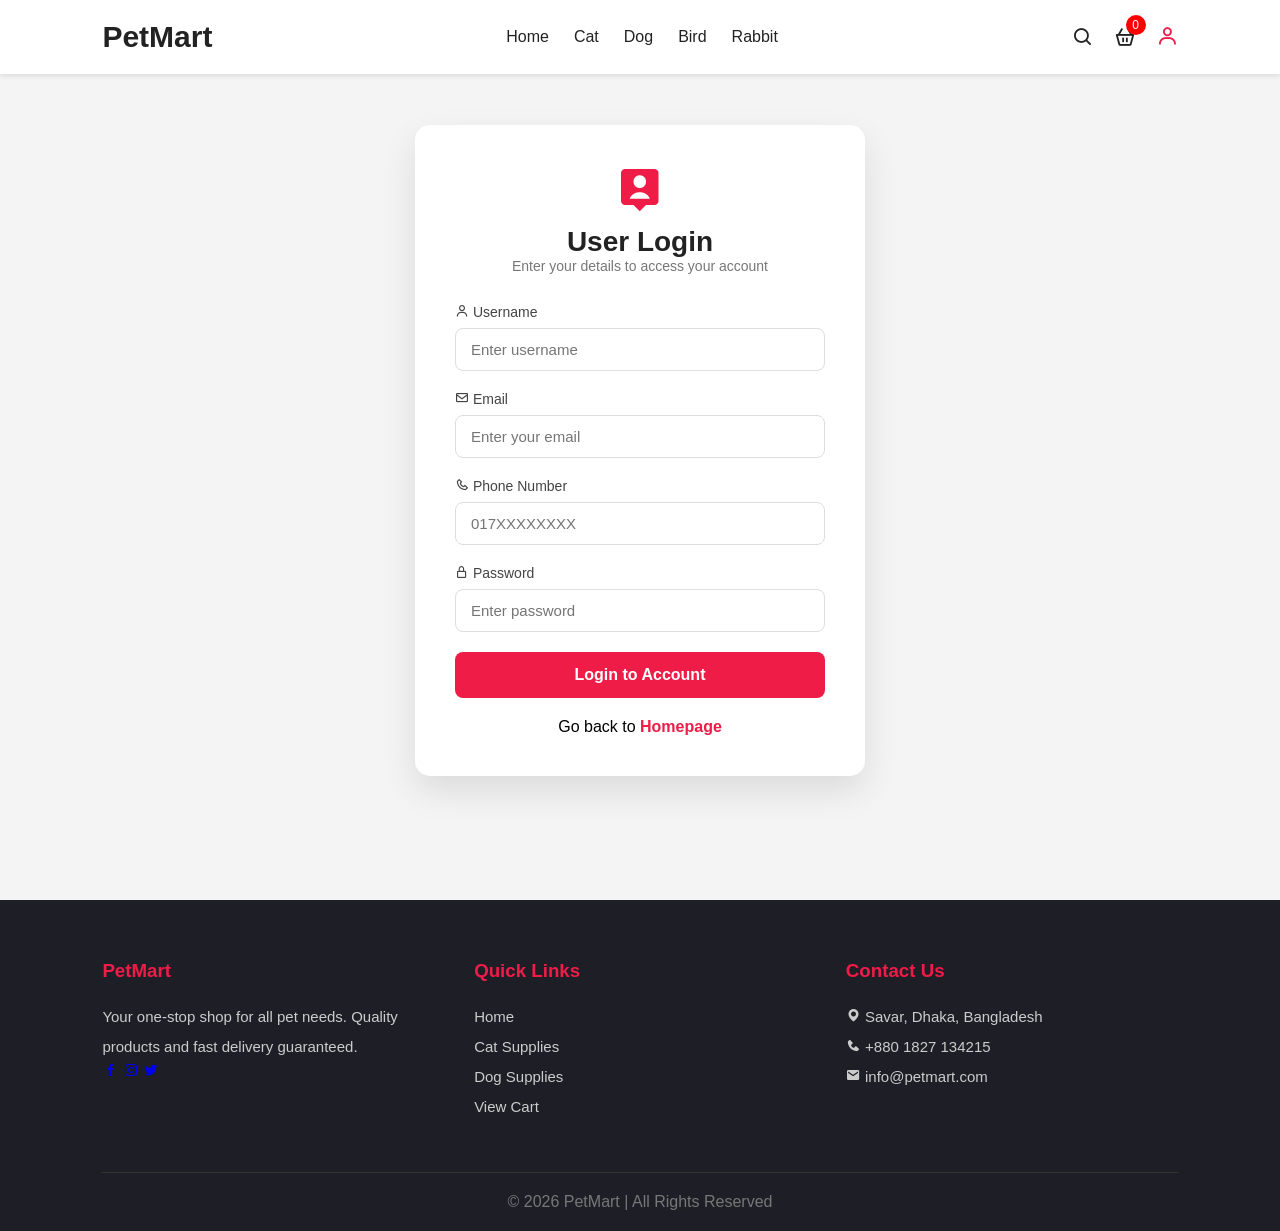
<file: login.html>
<!DOCTYPE html>
<html lang="en">
<head>
    <meta charset="UTF-8">
    <meta name="viewport" content="width=device-width, initial-scale=1.0">
    <title>PetMart | Login</title>
    <link rel="stylesheet" href="style.css">
    <link href='https://unpkg.com/boxicons@2.1.4/css/boxicons.min.css' rel='stylesheet'>
</head>
<body style="background: #f4f4f4;">

<header>
    <h3 class="logo"><a href="index.html" style="color: #222;">PetMart</a></h3>
    <ul class="menu">
        <li><a href="index.html">Home</a></li>
        <li><a href="cat.html">Cat</a></li>
        <li><a href="dog.html">Dog</a></li>
        <li><a href="bird.html">Bird</a></li>
        <li><a href="rabbit.html">Rabbit</a></li>
    </ul>
    <div class="nav-icon">
        <i class='bx bx-search' onclick="toggleSearch()"></i>
        <div class="cart-icon" onclick="toggleCart()">
            <i class='bx bx-basket'></i><span id="cartCount">0</span>
        </div>
        <a href="login.html"><i class='bx bx-user' style="color: #ee1c47;"></i></a>
    </div>
</header>

<section class="login-section">
    <div class="login-card">
        <div class="login-header">
            <i class='bx bxs-user-pin' style="font-size: 50px; color: #ee1c47;"></i>
            <h2>User Login</h2>
            <p>Enter your details to access your account</p>
        </div>

        <form action="login.php" method="POST">
            <div class="input-group">
                <label><i class='bx bx-user'></i> Username</label>
                <input type="text" name="username" placeholder="Enter username" required>
            </div>

            <div class="input-group">
                <label><i class='bx bx-envelope'></i> Email</label>
                <input type="email" name="email" placeholder="Enter your email" required>
            </div>

            <div class="input-group">
                <label><i class='bx bx-phone'></i> Phone Number</label>
                <input type="text" name="phone" placeholder="017XXXXXXXX" required>
            </div>
            
            <div class="input-group">
                <label><i class='bx bx-lock-alt'></i> Password</label>
                <input type="password" name="password" placeholder="Enter password" required>
            </div>
            
            <button type="submit" class="login-btn">Login to Account</button>
        </form>

        <div class="login-footer">
            <p>Go back to <a href="index.html">Homepage</a></p>
        </div>
    </div>
</section>

<div id="searchContainer"><input type="text" id="searchInput" onkeyup="filterProducts()" placeholder="Search..."></div>
<div id="cartDropdown"><h3>Your Cart</h3><ul id="cartItems"></ul><a href="cart.html" class="main-btn" style="display:block; text-align:center;">View Full Cart</a></div>
<footer class="footer">
    <div class="footer-container">
        <div class="footer-box">
            <h3>PetMart</h3>
            <p>Your one-stop shop for all pet needs. Quality products and fast delivery guaranteed.</p>
            <div class="social">
                <a href="#"><i class='bx bxl-facebook'></i></a>
                <a href="#"><i class='bx bxl-instagram'></i></a>
                <a href="#"><i class='bx bxl-twitter'></i></a>
            </div>
        </div>
        <div class="footer-box">
            <h3>Quick Links</h3>
            <li><a href="index.html">Home</a></li>
            <li><a href="cat.html">Cat Supplies</a></li>
            <li><a href="dog.html">Dog Supplies</a></li>
            <li><a href="cart.html">View Cart</a></li>
        </div>
        <div class="footer-box">
            <h3>Contact Us</h3>
            <p><i class='bx bxs-map'></i> Savar, Dhaka, Bangladesh</p>
            <p><i class='bx bxs-phone'></i> +880 1827 134215</p>
            <p><i class='bx bxs-envelope'></i> info@petmart.com</p>
        </div>
    </div>
    <div class="copyright">
        <p>© 2026 PetMart | All Rights Reserved</p>
    </div>
</footer>

<script src="script.js"></script>
<script src="script.js"></script>
</body>
</html>
</file>
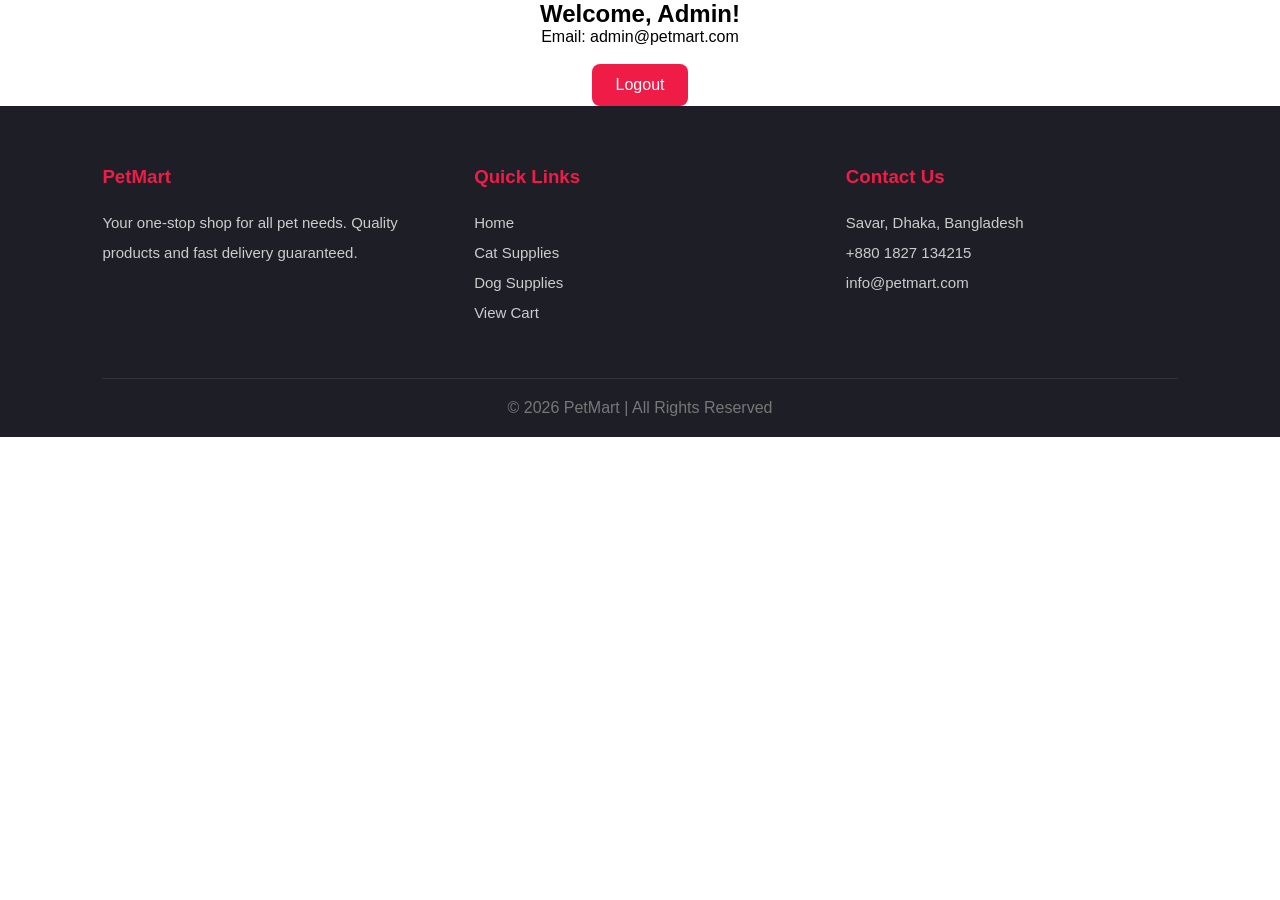
<file: profile.html>
<!DOCTYPE html>
<html lang="en">
<head>
    <meta charset="UTF-8">
    <title>Profile | PetMart</title>
    <link rel="stylesheet" href="style.css">
</head>
<body>
    <section class="login-container">
        <div class="login-box" style="text-align: center;">
            <i class='bx bx-user-circle' style="font-size: 80px; color: #ee1c47;"></i>
            <h2>Welcome, Admin!</h2>
            <p>Email: admin@petmart.com</p>
            <br>
            <a href="index.html" class="main-btn">Logout</a>
        </div>
    </section>
    <footer class="footer">
    <div class="footer-container">
        <div class="footer-box">
            <h3>PetMart</h3>
            <p>Your one-stop shop for all pet needs. Quality products and fast delivery guaranteed.</p>
            <div class="social">
                <a href="#"><i class='bx bxl-facebook'></i></a>
                <a href="#"><i class='bx bxl-instagram'></i></a>
                <a href="#"><i class='bx bxl-twitter'></i></a>
            </div>
        </div>
        <div class="footer-box">
            <h3>Quick Links</h3>
            <li><a href="index.html">Home</a></li>
            <li><a href="cat.html">Cat Supplies</a></li>
            <li><a href="dog.html">Dog Supplies</a></li>
            <li><a href="cart.html">View Cart</a></li>
        </div>
        <div class="footer-box">
            <h3>Contact Us</h3>
            <p><i class='bx bxs-map'></i> Savar, Dhaka, Bangladesh</p>
            <p><i class='bx bxs-phone'></i> +880 1827 134215</p>
            <p><i class='bx bxs-envelope'></i> info@petmart.com</p>
        </div>
    </div>
    <div class="copyright">
        <p>© 2026 PetMart | All Rights Reserved</p>
    </div>
</footer>

<script src="script.js"></script>
</body>
</html>
</file>
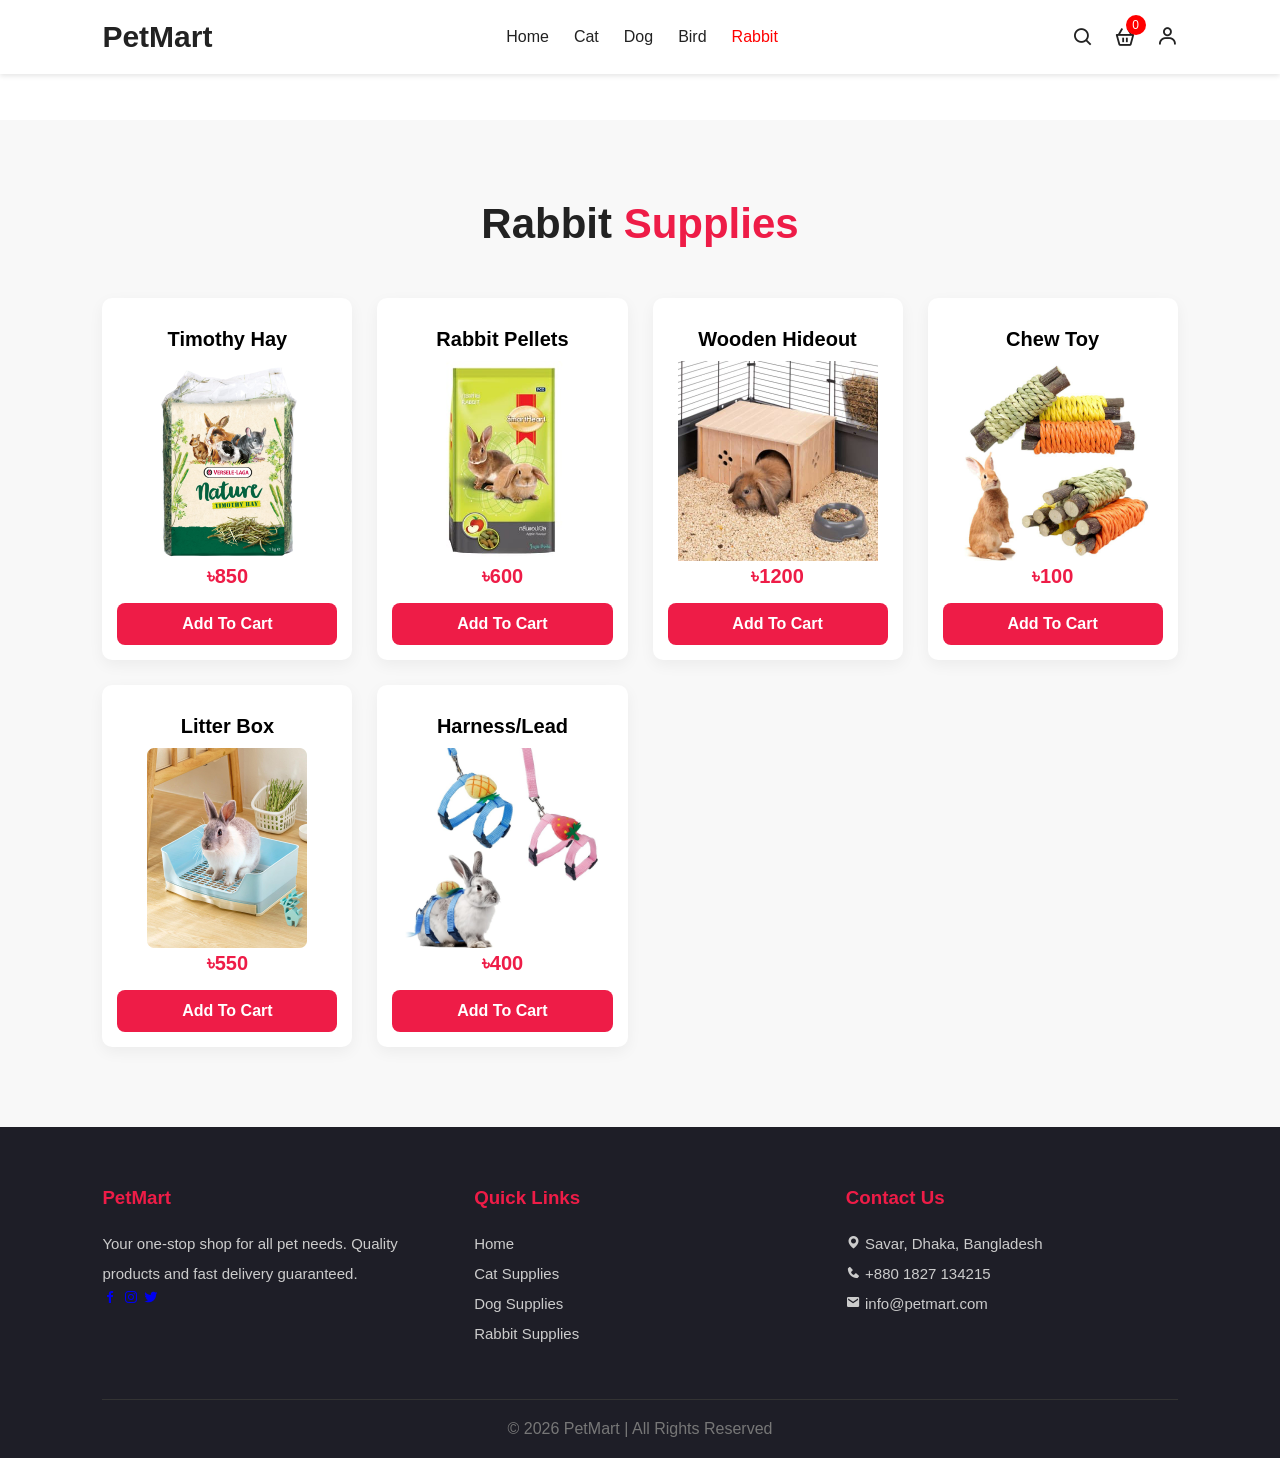
<file: rabbit.html>
<!DOCTYPE html>
<html lang="en">
<head>
    <meta charset="UTF-8">
    <title>PetMart | Rabbit Supplies</title>
    <link rel="stylesheet" href="style.css">
    <link href='https://unpkg.com/boxicons@2.1.4/css/boxicons.min.css' rel='stylesheet'>
</head>
<body>
<header>
    <h3 class="logo"><a href="index.html" style="color: #222;">PetMart</a></h3>
    <ul class="menu">
        <li><a href="index.html">Home</a></li>
        <li><a href="cat.html">Cat</a></li>
        <li><a href="dog.html">Dog</a></li>
        <li><a href="bird.html">Bird</a></li>
        <li><a href="rabbit.html" style="color:red">Rabbit</a></li>
    </ul>
    <div class="nav-icon">
        <i class='bx bx-search' onclick="toggleSearch()"></i>
        <div class="cart-icon" onclick="toggleCart()"><i class='bx bx-basket'></i><span id="cartCount">0</span></div>
        <a href="login.html"><i class='bx bx-user'></i></a>
    </div>
</header>

<div id="searchContainer"><input type="text" id="searchInput" onkeyup="filterProducts()" placeholder="Search rabbits..."></div>
<div id="cartDropdown"><h3>Your Cart</h3><ul id="cartItems"></ul><a href="cart.html" class="main-btn" style="width:100%; text-align:center;">View Full Cart</a></div>

<section class="products" style="margin-top: 120px;">
    <div class="products-title"><h2>Rabbit <span>Supplies</span></h2></div>
    <div class="product-container">
    <div class="product-box">
        <h3>Timothy Hay</h3>
        <img src="image/Documents/rabbit/grass.jpeg">
        <p class="price">৳850</p>
        <div class="cart-row">
            <button onclick="addToCart('Timothy Hay', 850, 'image/Documents/rabbit/grass.jpeg')">Add To Cart</button>
        </div>
    </div>
    <div class="product-box">
        <h3>Rabbit Pellets</h3>
        <img src="image/Documents/rabbit/food.jpeg">
        <p class="price">৳600</p>
        <div class="cart-row">
            <button onclick="addToCart('Rabbit Pellets', 600, 'image/Documents/rabbit/food.jpeg')">Add To Cart</button>
        </div>
    </div>
    <div class="product-box">
        <h3>Wooden Hideout</h3>
        <img src="image/Documents/rabbit/hideout.jpeg">
        <p class="price">৳1200</p>
        <div class="cart-row">
            <button onclick="addToCart('Wooden Hideout', 1200, 'image/Documents/rabbit/hideout.jpeg')">Add To Cart</button>
        </div>
    </div>
    <div class="product-box">
        <h3>Chew Toy</h3>
        <img src="image/Documents/rabbit/toy.jpeg">
        <p class="price">৳100</p>
        <div class="cart-row">
            <button onclick="addToCart('Chew Toy', 100, 'image/Documents/rabbit/toy.jpeg')">Add To Cart</button>
        </div>
    </div>
    <div class="product-box">
        <h3>Litter Box</h3>
        <img src="image/Documents/rabbit/litterbox.jpeg">
        <p class="price">৳550</p>
        <div class="cart-row">
            <button onclick="addToCart('Litter Box', 550, 'image/Documents/rabbit/litterbox.jpeg')">Add To Cart</button>
        </div>
    </div>
    <div class="product-box">
        <h3>Harness/Lead</h3>
        <img src="image/Documents/rabbit/harness.jpeg">
        <p class="price">৳400</p>
        <div class="cart-row">
            <button onclick="addToCart('Harness/Lead', 400, 'image/Documents/rabbit/harness.jpeg')">Add To Cart</button>
        </div>
    </div>
</div>
</section>

<footer>
    <div class="footer-container">
        <div class="footer-box">
            <h3>PetMart</h3>
            <p>Your one-stop shop for all pet needs. Quality products and fast delivery guaranteed.</p>
            <div class="social">
                <a href="#"><i class='bx bxl-facebook'></i></a>
                <a href="#"><i class='bx bxl-instagram'></i></a>
                <a href="#"><i class='bx bxl-twitter'></i></a>
            </div>
        </div>
        <div class="footer-box">
            <h3>Quick Links</h3>
            <li><a href="index.html">Home</a></li>
            <li><a href="cat.html">Cat Supplies</a></li>
            <li><a href="dog.html">Dog Supplies</a></li>
            <li><a href="rabbit.html">Rabbit Supplies</a></li>
        </div>
        <div class="footer-box">
            <h3>Contact Us</h3>
            <p><i class='bx bxs-map'></i> Savar, Dhaka, Bangladesh</p>
            <p><i class='bx bxs-phone'></i> +880 1827 134215</p>
            <p><i class='bx bxs-envelope'></i> info@petmart.com</p>
        </div>
    </div>
    <div class="copyright">
        <p>© 2026 PetMart | All Rights Reserved</p>
    </div>
</footer>
<script src="script.js"></script>
</body>
</html>
</file>
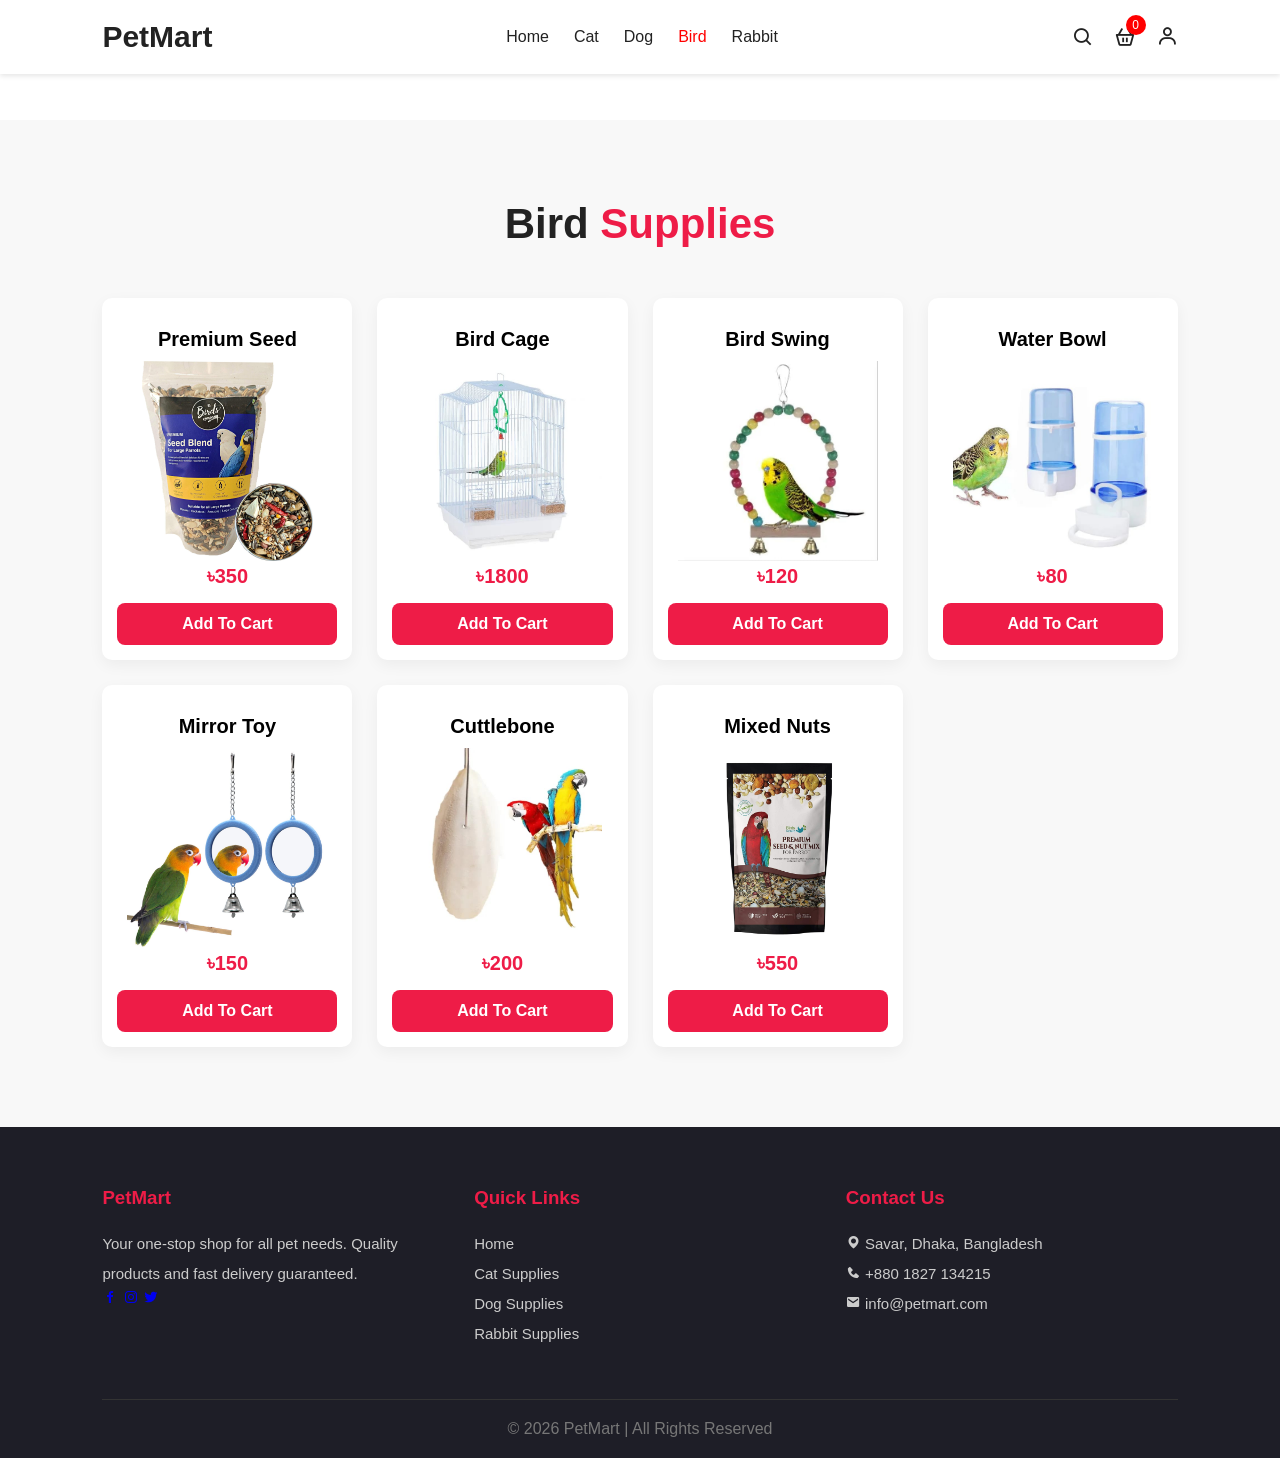
<file: pet mart/bird.html>
<!DOCTYPE html>
<html lang="en">
<head>
    <meta charset="UTF-8">
    <title>PetMart | Bird Supplies</title>
    <link rel="stylesheet" href="style.css">
    <link href='https://unpkg.com/boxicons@2.1.4/css/boxicons.min.css' rel='stylesheet'>
</head>
<body>
<header>
    <h3 class="logo"><a href="index.html" style="color: #222;">PetMart</a></h3>
    <ul class="menu">
        <li><a href="index.html">Home</a></li>
        <li><a href="cat.html">Cat</a></li>
        <li><a href="dog.html">Dog</a></li>
        <li><a href="bird.html" style="color:red">Bird</a></li>
        <li><a href="rabbit.html">Rabbit</a></li>
    </ul>
    <div class="nav-icon">
        <i class='bx bx-search' onclick="toggleSearch()"></i>
        <div class="cart-icon" onclick="toggleCart()"><i class='bx bx-basket'></i><span id="cartCount">0</span></div>
        <a href="login.html"><i class='bx bx-user'></i></a>
    </div>
</header>

<div id="searchContainer"><input type="text" id="searchInput" onkeyup="filterProducts()" placeholder="Search birds..."></div>
<div id="cartDropdown"><h3>Your Cart</h3><ul id="cartItems"></ul><a href="cart.html" class="main-btn" style="width:100%; text-align:center;">View Full Cart</a></div>

<section class="products" style="margin-top: 120px;">
    <div class="products-title"><h2>Bird <span>Supplies</span></h2></div>
    <div class="product-container">
    <div class="product-box">
        <h3>Premium Seed</h3>
        <img src="image/Documents/bird/mix seeds.jpeg">
        <p class="price">৳350</p>
        <div class="cart-row">
            <button onclick="addToCart('Premium Seed', 350, 'image/Documents/bird/mix seeds.jpeg')">Add To Cart</button>
        </div>
    </div>
    <div class="product-box">
        <h3>Bird Cage</h3>
        <img src="image/Documents/bird/bird cage.jpeg">
        <p class="price">৳1800</p>
        <div class="cart-row">
            <button onclick="addToCart('Bird Cage', 1800, 'image/Documents/bird/bird cage.jpeg')">Add To Cart</button>
        </div>
    </div>
    <div class="product-box">
        <h3>Bird Swing</h3>
        <img src="image/Documents/bird/swing toy.jpeg">
        <p class="price">৳120</p>
        <div class="cart-row">
            <button onclick="addToCart('Bird Swing', 120, 'image/Documents/bird/swing toy.jpeg')">Add To Cart</button>
        </div>
    </div>
    <div class="product-box">
        <h3>Water Bowl</h3>
        <img src="image/Documents/bird/water bowl.jpeg">
        <p class="price">৳80</p>
        <div class="cart-row">
            <button onclick="addToCart('Water Bowl', 80, 'image/Documents/bird/water bowl.jpeg')">Add To Cart</button>
        </div>
    </div>
    <div class="product-box">
        <h3>Mirror Toy</h3>
        <img src="image/Documents/bird/mirror toy.jpeg">
        <p class="price">৳150</p>
        <div class="cart-row">
            <button onclick="addToCart('Mirror Toy', 150, 'image/Documents/bird/mirror toy.jpeg')">Add To Cart</button>
        </div>
    </div>
    
    <div class="product-box">
        <h3>Cuttlebone</h3>
        <img src="image/Documents/bird/cuttlebone.jpeg">
        <p class="price">৳200</p>
        <div class="cart-row">
            <button onclick="addToCart('Cuttlebone', 200, 'image/Documents/bird/cuttlebone.jpeg')">Add To Cart</button>
        </div>
    </div>
    <div class="product-box">
        <h3>Mixed Nuts</h3>
        <img src="image/Documents/bird/mix nutes.jpeg">
        <p class="price">৳550</p>
        <div class="cart-row">
            <button onclick="addToCart('Mixed Nuts', 550, 'image/Documents/bird/mix nutes.jpeg')">Add To Cart</button>
        </div>
    </div>
</div>
</section>

<footer>
    <div class="footer-container">
        <div class="footer-box">
            <h3>PetMart</h3>
            <p>Your one-stop shop for all pet needs. Quality products and fast delivery guaranteed.</p>
            <div class="social">
                <a href="#"><i class='bx bxl-facebook'></i></a>
                <a href="#"><i class='bx bxl-instagram'></i></a>
                <a href="#"><i class='bx bxl-twitter'></i></a>
            </div>
        </div>
        <div class="footer-box">
            <h3>Quick Links</h3>
            <li><a href="index.html">Home</a></li>
            <li><a href="cat.html">Cat Supplies</a></li>
            <li><a href="dog.html">Dog Supplies</a></li>
            <li><a href="rabbit.html">Rabbit Supplies</a></li>
        </div>
        <div class="footer-box">
            <h3>Contact Us</h3>
            <p><i class='bx bxs-map'></i> Savar, Dhaka, Bangladesh</p>
            <p><i class='bx bxs-phone'></i> +880 1827 134215</p>
            <p><i class='bx bxs-envelope'></i> info@petmart.com</p>
        </div>
    </div>
    <div class="copyright">
        <p>© 2026 PetMart | All Rights Reserved</p>
    </div>
</footer>
<script src="script.js"></script>
</body>
</html>
</file>
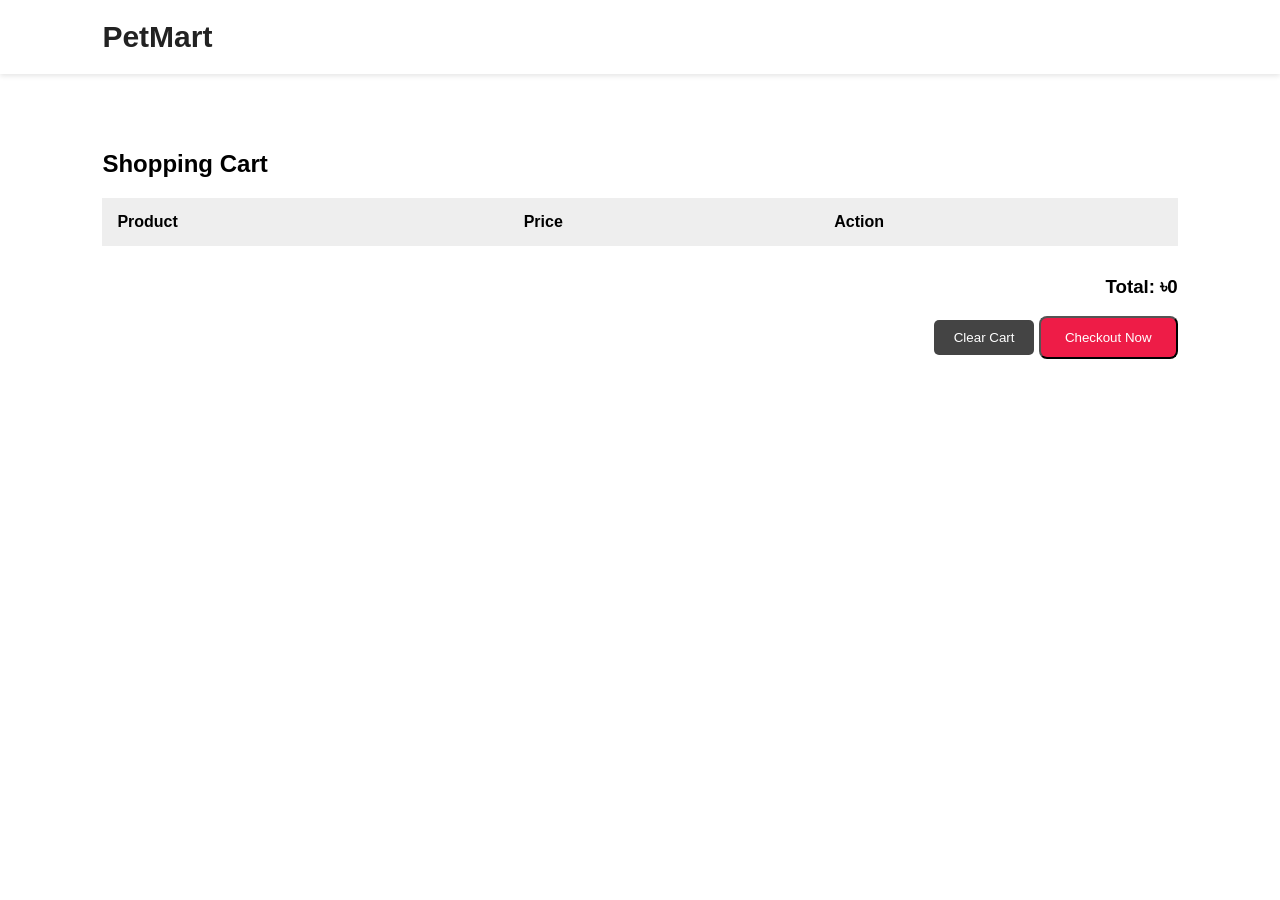
<file: pet mart/cart.html>
<!DOCTYPE html>
<html lang="en">
<head>
    <meta charset="UTF-8">
    <title>My Cart | PetMart</title>
    <link rel="stylesheet" href="style.css">
</head>
<body>
    <header>
        <h3 class="logo"><a href="index.html" style="color:#222">PetMart</a></h3>
    </header>

    <section style="padding: 150px 8% 50px;">
        <h2>Shopping Cart</h2>
        <table style="width:100%; border-collapse: collapse; margin-top: 20px;">
            <thead>
                <tr style="background:#eee;">
                    <th style="padding:15px; text-align:left;">Product</th>
                    <th style="padding:15px; text-align:left;">Price</th>
                    <th style="padding:15px; text-align:left;">Action</th>
                </tr>
            </thead>
            <tbody id="fullCartBody"></tbody>
        </table>

        <div style="text-align: right; margin-top: 30px;">
            <h3>Total: ৳<span id="totalPrice">0</span></h3>
            <br>
            <button onclick="clearCart()" style="padding:10px 20px; background:#444; color:white; border:none; cursor:pointer; border-radius:5px;">Clear Cart</button>
            <button class="main-btn">Checkout Now</button>
        </div>
    </section>

    <script src="script.js"></script>
</body>
</html>
</file>
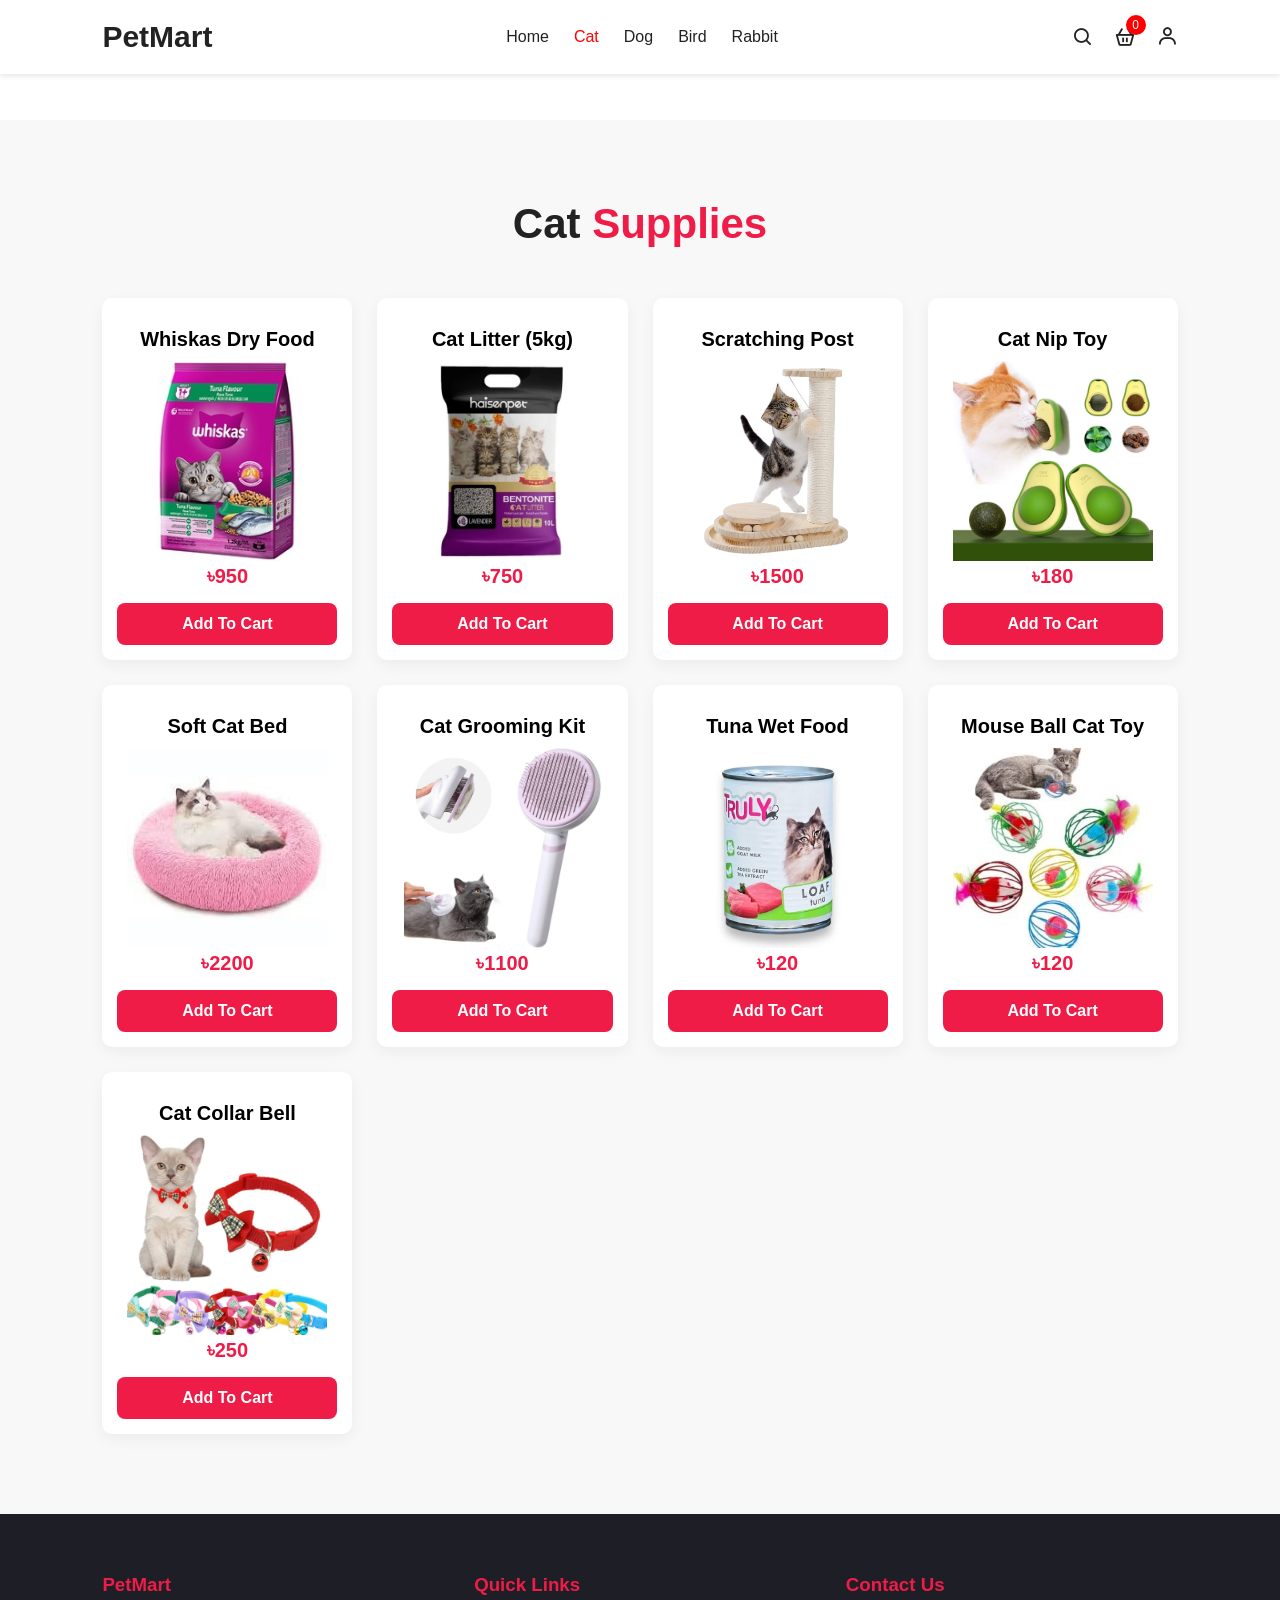
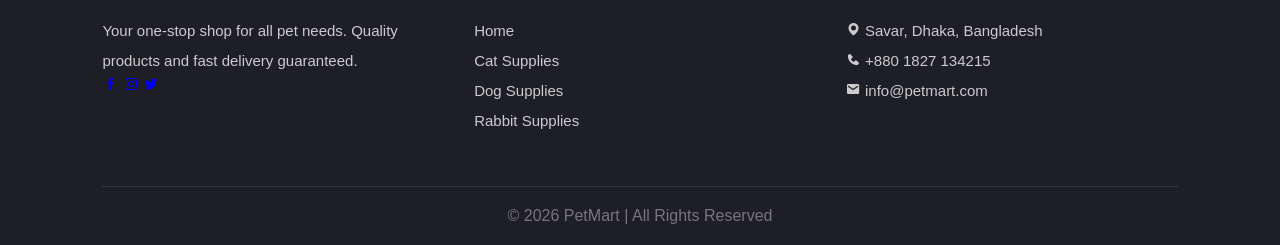
<file: pet mart/cat.html>
<!DOCTYPE html>
<html lang="en">
<head>
    <meta charset="UTF-8">
    <title>PetMart | Cat Supplies</title>
    <link rel="stylesheet" href="style.css">
    <link href='https://unpkg.com/boxicons@2.1.4/css/boxicons.min.css' rel='stylesheet'>
</head>
<body>
<header>
    <h3 class="logo"><a href="index.html" style="color: #222;">PetMart</a></h3>
    <ul class="menu">
        <li><a href="index.html">Home</a></li>
        <li><a href="cat.html" style="color:red">Cat</a></li>
        <li><a href="dog.html">Dog</a></li>
        <li><a href="bird.html">Bird</a></li>
        <li><a href="rabbit.html">Rabbit</a></li>
    </ul>
    <div class="nav-icon">
        <i class='bx bx-search' onclick="toggleSearch()"></i>
        <div class="cart-icon" onclick="toggleCart()"><i class='bx bx-basket'></i><span id="cartCount">0</span></div>
        <a href="login.html"><i class='bx bx-user'></i></a>
    </div>
</header>

<div id="searchContainer"><input type="text" id="searchInput" onkeyup="filterProducts()" placeholder="Search cat products..."></div>
<div id="cartDropdown"><h3>Your Cart</h3><ul id="cartItems"></ul><a href="cart.html" class="main-btn" style="width:100%; text-align:center;">View Full Cart</a></div>

<section class="products" style="margin-top: 120px;">
    <div class="products-title"><h2>Cat <span>Supplies</span></h2></div>
    <div class="product-container">
    <div class="product-box">
        <h3>Whiskas Dry Food</h3>
        <img src="image/Documents/cat/whiskas dray food.jpeg">
        <p class="price">৳950</p>
        <div class="cart-row">
            <button onclick="addToCart('Whiskas Dry Food', 950, 'image/cat1.jpg')">Add To Cart</button>
        </div>
    </div>

    <div class="product-box">
        <h3>Cat Litter (5kg)</h3>
        <img src="image/Documents/cat/cat litter.jpeg">
        <p class="price">৳750</p>
        <div class="cart-row">
            <button onclick="addToCart('Cat Litter (5kg)', 750, 'image/Documents/cat/cat litter.jpeg')">Add To Cart</button>
        </div>
    </div>

    <div class="product-box">
        <h3>Scratching Post</h3>
        <img src="image/Documents/cat/scratching post.jpeg">
        <p class="price">৳1500</p>
        <div class="cart-row">
            <button onclick="addToCart('Scratching Post', 1500, 'image/Documents/cat/scratching post.jpeg')">Add To Cart</button>
        </div>
    </div>

    <div class="product-box">
        <h3>Cat Nip Toy</h3>
        <img src="image/Documents/cat/cat nip toy.jpeg">
        <p class="price">৳180</p>
        <div class="cart-row">
            <button onclick="addToCart('Cat Nip Toy', 180, 'image/Documents/cat/cat nip toy.jpeg')">Add To Cart</button>
        </div>
    </div>

    <div class="product-box">
        <h3>Soft Cat Bed</h3>
        <img src="image/Documents/cat/soft cat bed.jpeg">
        <p class="price">৳2200</p>
        <div class="cart-row">
            <button onclick="addToCart('Soft Cat Bed', 2200, 'image/Documents/cat/soft cat bed.jpeg')">Add To Cart</button>
        </div>
    </div>

    <div class="product-box">
        <h3>Cat Grooming Kit</h3>
        <img src="image/Documents/cat/cat grooming kit.jpeg">
        <p class="price">৳1100</p>
        <div class="cart-row">
            <button onclick="addToCart('Cat Grooming Kit', 1100, 'image/Documents/cat/cat grooming kit.jpeg')">Add To Cart</button>
        </div>
    </div>

    <div class="product-box">
        <h3>Tuna Wet Food</h3>
        <img src="image/Documents/cat/tuna wet food.jpeg">
        <p class="price">৳120</p>
        <div class="cart-row">
            <button onclick="addToCart('Tuna Wet Food', 120, 'image/Documents/cat/tuna wet food.jpeg')">Add To Cart</button>
        </div>
    </div>

    <div class="product-box">
        <h3>Mouse Ball Cat Toy</h3>
        <img src="image/Documents/cat/mouse toy.jpeg">
        <p class="price">৳120</p>
        <div class="cart-row">
            <button onclick="addToCart('Mouse Ball Cat Toy', 120, 'image/Documents/cat/mouse toy.jpeg')">Add To Cart</button>
        </div>
    </div>

    <div class="product-box">
        <h3>Cat Collar Bell</h3>
        <img src="image/Documents/cat/collar bell.jpeg">
        <p class="price">৳250</p>
        <div class="cart-row">
            <button onclick="addToCart('Cat Collar Bell', 250, 'image/Documents/cat/collar bell.jpeg')">Add To Cart</button>
        </div>
    </div>
</div>
</section>

<footer>
    <div class="footer-container">
        <div class="footer-box">
            <h3>PetMart</h3>
            <p>Your one-stop shop for all pet needs. Quality products and fast delivery guaranteed.</p>
            <div class="social">
                <a href="#"><i class='bx bxl-facebook'></i></a>
                <a href="#"><i class='bx bxl-instagram'></i></a>
                <a href="#"><i class='bx bxl-twitter'></i></a>
            </div>
        </div>
        <div class="footer-box">
            <h3>Quick Links</h3>
            <li><a href="index.html">Home</a></li>
            <li><a href="cat.html">Cat Supplies</a></li>
            <li><a href="dog.html">Dog Supplies</a></li>
            <li><a href="rabbit.html">Rabbit Supplies</a></li>
        </div>
        <div class="footer-box">
            <h3>Contact Us</h3>
            <p><i class='bx bxs-map'></i> Savar, Dhaka, Bangladesh</p>
            <p><i class='bx bxs-phone'></i> +880 1827 134215</p>
            <p><i class='bx bxs-envelope'></i> info@petmart.com</p>
        </div>
    </div>
    <div class="copyright">
        <p>© 2026 PetMart | All Rights Reserved</p>
    </div>
</footer>
<script src="script.js"></script>
</body>
</html>
</file>
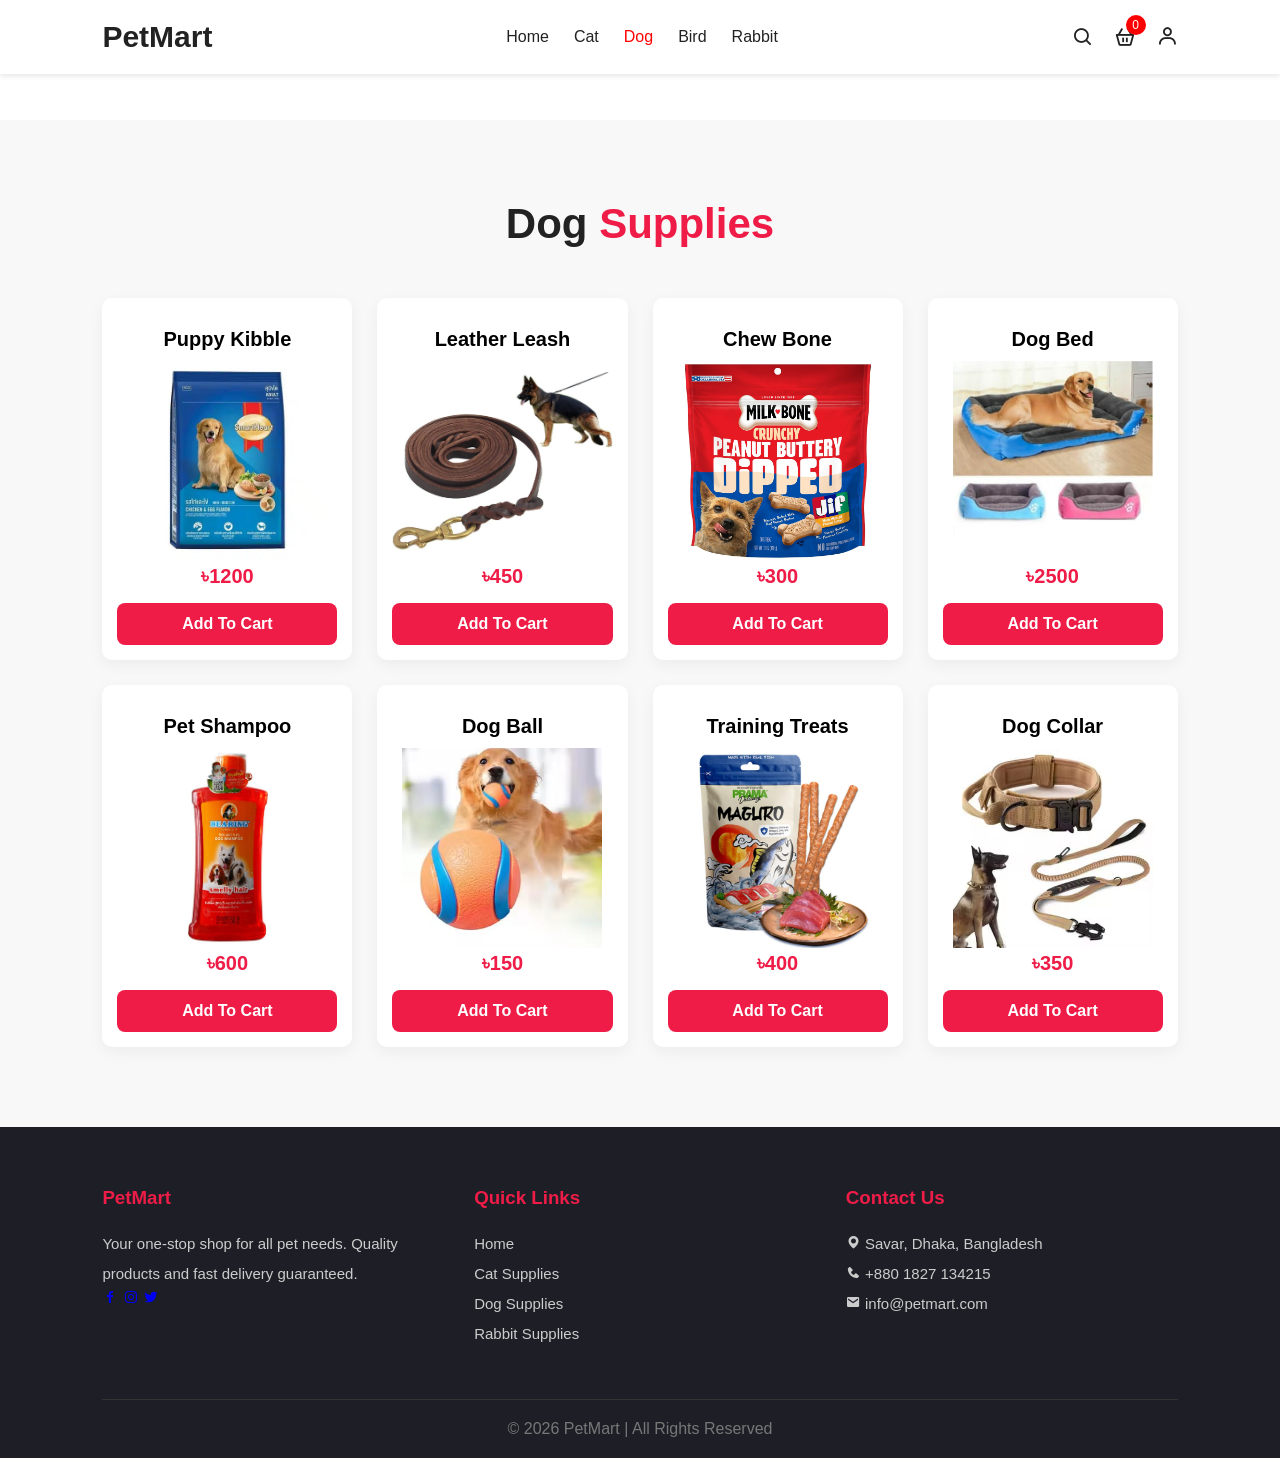
<file: pet mart/dog.html>
<!DOCTYPE html>
<html lang="en">
<head>
    <meta charset="UTF-8">
    <title>PetMart | Dog Supplies</title>
    <link rel="stylesheet" href="style.css">
    <link href='https://unpkg.com/boxicons@2.1.4/css/boxicons.min.css' rel='stylesheet'>
</head>
<body>
<header>
    <h3 class="logo"><a href="index.html" style="color: #222;">PetMart</a></h3>
    <ul class="menu">
        <li><a href="index.html">Home</a></li>
        <li><a href="cat.html">Cat</a></li>
        <li><a href="dog.html" style="color:red">Dog</a></li>
        <li><a href="bird.html">Bird</a></li>
        <li><a href="rabbit.html">Rabbit</a></li>
    </ul>
    <div class="nav-icon">
        <i class='bx bx-search' onclick="toggleSearch()"></i>
        <div class="cart-icon" onclick="toggleCart()"><i class='bx bx-basket'></i><span id="cartCount">0</span></div>
        <a href="login.html"><i class='bx bx-user'></i></a>
    </div>
</header>

<div id="searchContainer"><input type="text" id="searchInput" onkeyup="filterProducts()" placeholder="Search dogs..."></div>
<div id="cartDropdown"><h3>Your Cart</h3><ul id="cartItems"></ul><a href="cart.html" class="main-btn" style="width:100%; text-align:center;">View Full Cart</a></div>

<section class="products" style="margin-top: 120px;">
    <div class="products-title"><h2>Dog <span>Supplies</span></h2></div>
    <div class="product-container">
    <div class="product-box">
        <h3>Puppy Kibble</h3>
        <img src="image/Documents/dog/dog food.jpeg">
        <p class="price">৳1200</p>
        <div class="cart-row">
            <button onclick="addToCart('Puppy Kibble', 1200, 'image/Documents/dog/dog food.jpeg')">Add To Cart</button>
        </div>
    </div>
    <div class="product-box">
        <h3>Leather Leash</h3>
        <img src="image/Documents/dog/dog lather belt.jpeg">
        <p class="price">৳450</p>
        <div class="cart-row">
            <button onclick="addToCart('Leather Leash', 450, 'image/Documents/dog/dog lather belt.jpeg')">Add To Cart</button>
        </div>
    </div>
    <div class="product-box">
        <h3>Chew Bone</h3>
        <img src="image/Documents/dog/dog bone treats.jpeg">
        <p class="price">৳300</p>
        <div class="cart-row">
            <button onclick="addToCart('Chew Bone', 300, 'image/Documents/dog/dog bone treats.jpeg')">Add To Cart</button>
        </div>
    </div>
    <div class="product-box">
        <h3>Dog Bed</h3>
        <img src="image/Documents/dog/dog bed.jpeg">
        <p class="price">৳2500</p>
        <div class="cart-row">
            <button onclick="addToCart('Dog Bed', 2500, 'image/Documents/dog/dog bed.jpeg')">Add To Cart</button>
        </div>
    </div>
    <div class="product-box">
        <h3>Pet Shampoo</h3>
        <img src="image/Documents/dog/dog shampoo.jpeg">
        <p class="price">৳600</p>
        <div class="cart-row">
            <button onclick="addToCart('Pet Shampoo', 600, 'image/Documents/dog/dog shampoo.jpeg')">Add To Cart</button>
        </div>
    </div>
    <div class="product-box">
        <h3>Dog Ball</h3>
        <img src="image/Documents/dog/dog toy.jpeg">
        <p class="price">৳150</p>
        <div class="cart-row">
            <button onclick="addToCart('Dog Ball', 150, 'image/Documents/dog/dog toy.jpeg')">Add To Cart</button>
        </div>
    </div>
    <div class="product-box">
        <h3>Training Treats</h3>
        <img src="image/Documents/dog/dog treats.jpeg">
        <p class="price">৳400</p>
        <div class="cart-row">
            <button onclick="addToCart('Training Treats', 400, 'image/Documents/dog/dog treats.jpeg')">Add To Cart</button>
        </div>
    </div>
    <div class="product-box">
        <h3>Dog Collar</h3>
        <img src="image/Documents/dog/dog belt.jpeg">
        <p class="price">৳350</p>
        <div class="cart-row">
            <button onclick="addToCart('Dog Collar', 350, 'image/Documents/dog/dog belt.jpeg')">Add To Cart</button>
        </div>
    </div>
</div>
</section>

<footer>
    <div class="footer-container">
        <div class="footer-box">
            <h3>PetMart</h3>
            <p>Your one-stop shop for all pet needs. Quality products and fast delivery guaranteed.</p>
            <div class="social">
                <a href="#"><i class='bx bxl-facebook'></i></a>
                <a href="#"><i class='bx bxl-instagram'></i></a>
                <a href="#"><i class='bx bxl-twitter'></i></a>
            </div>
        </div>
        <div class="footer-box">
            <h3>Quick Links</h3>
            <li><a href="index.html">Home</a></li>
            <li><a href="cat.html">Cat Supplies</a></li>
            <li><a href="dog.html">Dog Supplies</a></li>
            <li><a href="rabbit.html">Rabbit Supplies</a></li>
        </div>
        <div class="footer-box">
            <h3>Contact Us</h3>
            <p><i class='bx bxs-map'></i> Savar, Dhaka, Bangladesh</p>
            <p><i class='bx bxs-phone'></i> +880 1827 134215</p>
            <p><i class='bx bxs-envelope'></i> info@petmart.com</p>
        </div>
    </div>
    <div class="copyright">
        <p>© 2026 PetMart | All Rights Reserved</p>
    </div>
</footer>
<script src="script.js"></script>
</body>
</html>
</file>
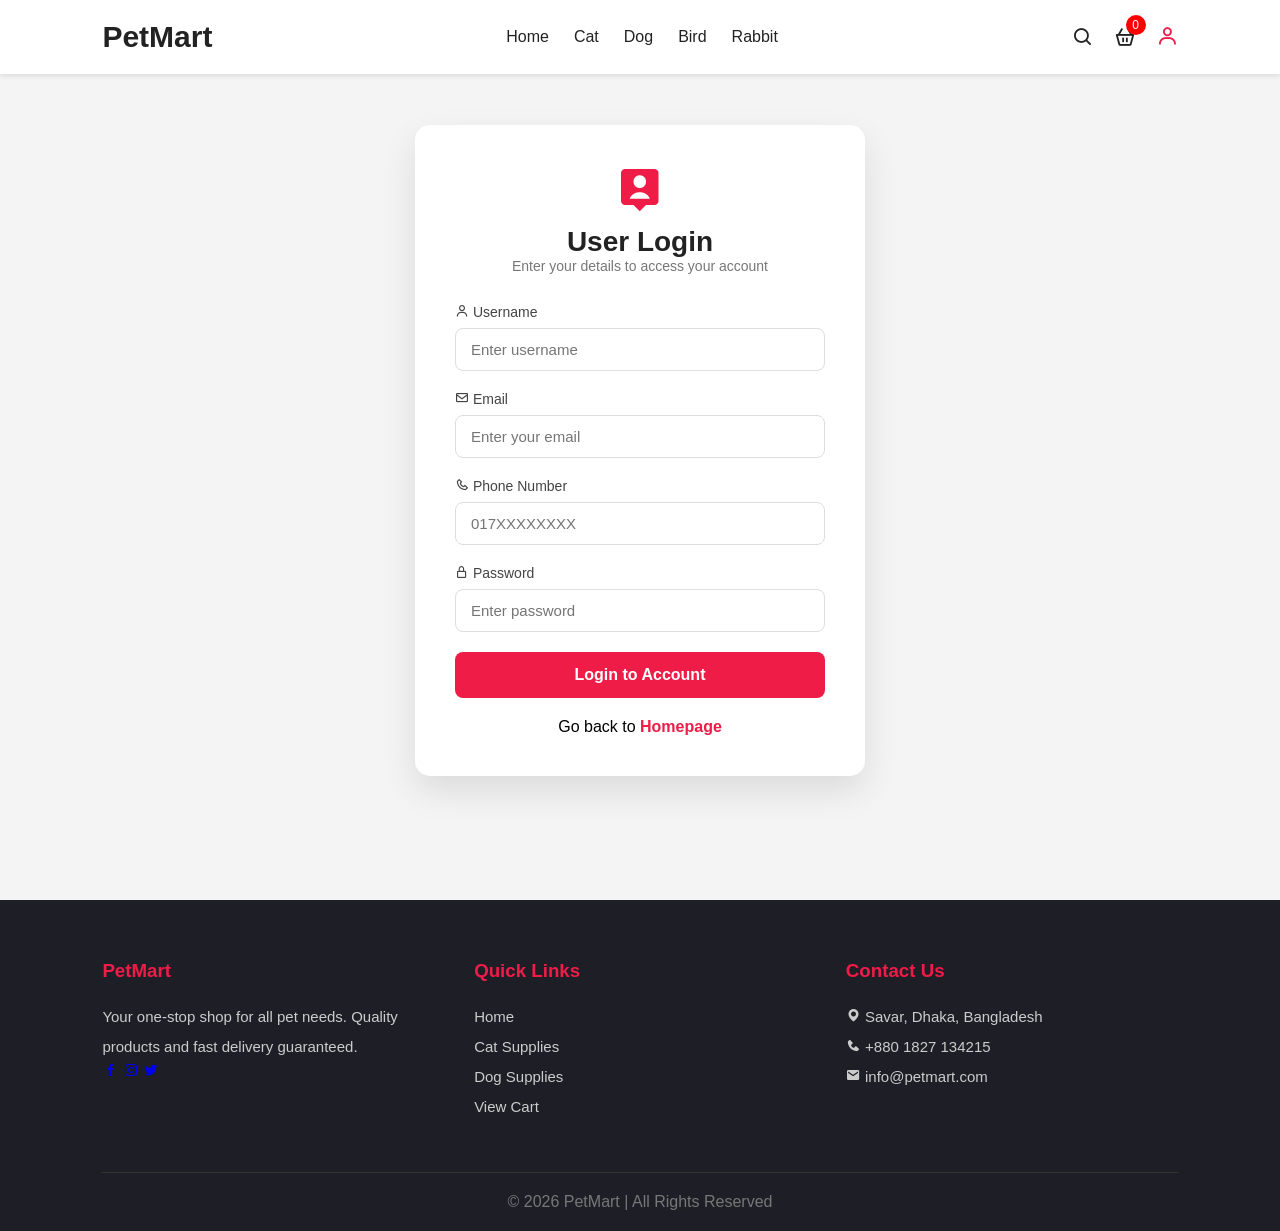
<file: pet mart/login.html>
<!DOCTYPE html>
<html lang="en">
<head>
    <meta charset="UTF-8">
    <meta name="viewport" content="width=device-width, initial-scale=1.0">
    <title>PetMart | Login</title>
    <link rel="stylesheet" href="style.css">
    <link href='https://unpkg.com/boxicons@2.1.4/css/boxicons.min.css' rel='stylesheet'>
</head>
<body style="background: #f4f4f4;">

<header>
    <h3 class="logo"><a href="index.html" style="color: #222;">PetMart</a></h3>
    <ul class="menu">
        <li><a href="index.html">Home</a></li>
        <li><a href="cat.html">Cat</a></li>
        <li><a href="dog.html">Dog</a></li>
        <li><a href="bird.html">Bird</a></li>
        <li><a href="rabbit.html">Rabbit</a></li>
    </ul>
    <div class="nav-icon">
        <i class='bx bx-search' onclick="toggleSearch()"></i>
        <div class="cart-icon" onclick="toggleCart()">
            <i class='bx bx-basket'></i><span id="cartCount">0</span>
        </div>
        <a href="login.html"><i class='bx bx-user' style="color: #ee1c47;"></i></a>
    </div>
</header>

<section class="login-section">
    <div class="login-card">
        <div class="login-header">
            <i class='bx bxs-user-pin' style="font-size: 50px; color: #ee1c47;"></i>
            <h2>User Login</h2>
            <p>Enter your details to access your account</p>
        </div>

        <form action="login.php" method="POST">
            <div class="input-group">
                <label><i class='bx bx-user'></i> Username</label>
                <input type="text" name="username" placeholder="Enter username" required>
            </div>

            <div class="input-group">
                <label><i class='bx bx-envelope'></i> Email</label>
                <input type="email" name="email" placeholder="Enter your email" required>
            </div>

            <div class="input-group">
                <label><i class='bx bx-phone'></i> Phone Number</label>
                <input type="text" name="phone" placeholder="017XXXXXXXX" required>
            </div>
            
            <div class="input-group">
                <label><i class='bx bx-lock-alt'></i> Password</label>
                <input type="password" name="password" placeholder="Enter password" required>
            </div>
            
            <button type="submit" class="login-btn">Login to Account</button>
        </form>

        <div class="login-footer">
            <p>Go back to <a href="index.html">Homepage</a></p>
        </div>
    </div>
</section>

<div id="searchContainer"><input type="text" id="searchInput" onkeyup="filterProducts()" placeholder="Search..."></div>
<div id="cartDropdown"><h3>Your Cart</h3><ul id="cartItems"></ul><a href="cart.html" class="main-btn" style="display:block; text-align:center;">View Full Cart</a></div>
<footer class="footer">
    <div class="footer-container">
        <div class="footer-box">
            <h3>PetMart</h3>
            <p>Your one-stop shop for all pet needs. Quality products and fast delivery guaranteed.</p>
            <div class="social">
                <a href="#"><i class='bx bxl-facebook'></i></a>
                <a href="#"><i class='bx bxl-instagram'></i></a>
                <a href="#"><i class='bx bxl-twitter'></i></a>
            </div>
        </div>
        <div class="footer-box">
            <h3>Quick Links</h3>
            <li><a href="index.html">Home</a></li>
            <li><a href="cat.html">Cat Supplies</a></li>
            <li><a href="dog.html">Dog Supplies</a></li>
            <li><a href="cart.html">View Cart</a></li>
        </div>
        <div class="footer-box">
            <h3>Contact Us</h3>
            <p><i class='bx bxs-map'></i> Savar, Dhaka, Bangladesh</p>
            <p><i class='bx bxs-phone'></i> +880 1827 134215</p>
            <p><i class='bx bxs-envelope'></i> info@petmart.com</p>
        </div>
    </div>
    <div class="copyright">
        <p>© 2026 PetMart | All Rights Reserved</p>
    </div>
</footer>

<script src="script.js"></script>
<script src="script.js"></script>
</body>
</html>
</file>
<file: style.css>
*{
    margin:0;
    padding:0;
    box-sizing:border-box;
    font-family:"Jost",sans-serif;
    list-style:none;
    text-decoration:none;
}

body{
    overflow-x:hidden;
}

/* HEADER */
header{
    position:fixed;
    top:0;
    left:0;
    width:100%;
    z-index:1000;
    display:flex;
    justify-content:space-between;
    align-items:center;
    flex-wrap:wrap;
    padding:20px 8%;
    background:white;
    box-shadow: 0 2px 5px rgba(0,0,0,0.1);
}

.logo{
    font-size:30px;
    font-weight:700;
}

/* লোগোর ভেতরের লিঙ্ক সব পেজে কালো রাখার জন্য */
.logo a {
    color: #222 !important;
    text-decoration: none;
}

.menu{
    display:flex;
    gap:25px;
}

.menu a{
    color:#222;
    font-size:16px;
    transition:.3s;
}

.menu a:hover{
    color:red;
}

.nav-icon{
    display:flex;
    gap:20px;
    align-items: center;
}

.nav-icon i{
    font-size:22px;
    color:#222;
    cursor: pointer;
    transition:.3s;
}

.nav-icon i:hover{
    color:red;
}

/* SEARCH BAR */
#searchContainer {
    position: fixed;
    top: 85px;
    right: 8%;
    background: white;
    padding: 10px;
    border-radius: 5px;
    box-shadow: 0 5px 15px rgba(0,0,0,0.1);
    display: none;
    z-index: 1001;
}

#searchContainer input {
    padding: 10px;
    border: 1px solid #ddd;
    border-radius: 5px;
    width: 250px;
    outline: none;
}

/* HOME SECTION */
.main-home{
    width:100%;
    min-height:100vh;
    background:url(image/cover.png) no-repeat center center/cover;
    display:flex;
    align-items:center;
    padding:120px 8% 40px;
}

.main-text{
    max-width:650px;
}

.main-text h1{
    color:#ee1c47;
    font-size:20px;
    margin-bottom:10px;
}

.main-text p{
    font-size:clamp(32px, 7vw, 65px);
    line-height:1.1;
    font-weight:700;
    margin-bottom:20px;
}

.main-btn{
    display:inline-block;
    background:#ee1c47;
    color:white;
    padding:12px 24px;
    border-radius:8px;
    transition:.3s;
}

.main-btn:hover{
    background:black;
}

/* ABOUT SECTION */
.about{
    width:100%;
    padding:80px 8%;
    background:#fff;
}

.about-title{
    text-align:center;
    margin-bottom:50px;
}

.about-title h2{
    font-size:42px;
    color:#ee1c47;
    font-weight:700;
}

.about-container{
    display:grid;
    grid-template-columns:1fr 1fr;
    gap:50px;
    align-items:center;
}

.about-img img{
    width:100%;
    border-radius:12px;
}

.about-text h3{
    font-size:38px;
    margin-bottom:20px;
}

.about-text p{
    font-size:17px;
    color:#666;
    line-height:1.8;
    margin-bottom:18px;
}

.about-btn{
    display:inline-block;
    background:#222;
    color:white;
    padding:12px 28px;
    border-radius:30px;
    transition:.3s;
}

/* PRODUCTS */
.products{
    width:100%;
    padding:80px 8%;
    background:#f8f8f8;
}

.products-title{
    text-align:center;
    margin-bottom:50px;
}

.products-title h2{
    font-size:42px;
    color:#222;
}

.products-title span{
    color:#ee1c47;
}

.product-container{
    display:grid;
    grid-template-columns:repeat(auto-fill, minmax(250px, 1fr));
    gap:25px;
}

.product-box{
    background:#fff;
    padding:15px;
    border-radius:10px;
    position:relative;
    text-align:center;
    box-shadow:0 5px 15px rgba(0,0,0,0.05);
    transition:.3s;
}

.product-box:hover{
    transform:translateY(-10px);
}

.product-box img{
    width:100%;
    height:200px;
    object-fit:contain;
}

.product-box h3{
    margin: 15px 0 10px;
    font-size: 20px;
}

.price{
    font-size:20px;
    color:#ee1c47;
    font-weight:700;
}

.price span{
    color:#999;
    text-decoration:line-through;
    font-size:15px;
    margin-left:10px;
}

/* Add to Cart Button Style (Updated) */
.cart-row button {
    width: 100%;
    border: none;
    background: #ee1c47; /* লাল ব্যাকগ্রাউন্ড */
    color: #fff;         /* সাদা টেক্সট */
    padding: 12px 20px;  /* বাটনটি বড় করার জন্য */
    border-radius: 8px;
    cursor: pointer;
    margin-top: 15px;
    font-size: 16px;
    font-weight: 600;
    transition: 0.3s;
    display: block;
}

.cart-row button:hover {
    background: #222;    /* মাউস নিলে কালো হবে */
}

/* CART DROPDOWN */
.cart-icon{
    position:relative;
}

#cartCount{
    position:absolute;
    top:-10px;
    right:-10px;
    background:red;
    color:white;
    font-size:12px;
    width:20px;
    height:20px;
    border-radius:50%;
    display:flex;
    align-items:center;
    justify-content:center;
}

#cartDropdown{
    position:fixed;
    right:8%;
    top:80px;
    width:280px;
    background:white;
    box-shadow:0 5px 20px rgba(0,0,0,0.2);
    padding:20px;
    display:none;
    border-radius:10px;
    z-index:999;
}

#cartItems li{
    margin-bottom: 10px;
    border-bottom: 1px solid #eee;
    padding-bottom: 5px;
}

/* FOOTER */
footer{
    background: #1e1e27;
    color: white;
    padding: 60px 8% 20px;
}

.footer-container{
    display: grid;
    grid-template-columns: repeat(auto-fit, minmax(200px, 1fr));
    gap: 40px;
}

.footer-box h3{
    color: #ee1c47;
    margin-bottom: 20px;
}

.footer-box p, .footer-box li{
    color: #ccc;
    font-size: 15px;
    line-height: 2;
}

.footer-box li a{
    color: #ccc;
}

.footer-box li a:hover{
    color: #ee1c47;
}

.copyright{
    text-align: center;
    margin-top: 50px;
    border-top: 1px solid #333;
    padding-top: 20px;
    color: #777;
}

/* POPUP & ANIMATIONS */
.popup{
    position:fixed;
    bottom:30px;
    left:50%;
    transform:translateX(-50%);
    background:#222;
    color:white;
    padding:12px 25px;
    border-radius:8px;
    z-index:9999;
    animation:fadeIn 0.3s ease;
}

@keyframes fadeIn{
    from{opacity:0; transform:translateX(-50%) translateY(20px);}
    to{opacity:1; transform:translateX(-50%) translateY(0);}
}

/* LOGIN SECTION */
.login-section {
    width: 100%;
    min-height: 100vh;
    display: flex;
    align-items: center;
    justify-content: center;
    padding: 100px 20px;
}

.login-card {
    background: #fff;
    padding: 40px;
    border-radius: 15px;
    box-shadow: 0 15px 35px rgba(0,0,0,0.1);
    width: 100%;
    max-width: 450px;
}

.login-header {
    text-align: center;
    margin-bottom: 30px;
}

.login-header h2 {
    font-size: 28px;
    color: #222;
    margin-top: 10px;
}

.login-header p {
    color: #777;
    font-size: 14px;
}

.input-group {
    margin-bottom: 20px;
}

.input-group label {
    display: block;
    font-size: 14px;
    font-weight: 500;
    margin-bottom: 8px;
    color: #444;
}

.input-group input {
    width: 100%;
    padding: 12px 15px;
    border: 1px solid #ddd;
    border-radius: 8px;
    font-size: 15px;
    outline: none;
    transition: 0.3s;
}

.input-group input:focus {
    border-color: #ee1c47;
    box-shadow: 0 0 5px rgba(238, 28, 71, 0.2);
}

.login-btn {
    width: 100%;
    padding: 14px;
    background: #ee1c47;
    color: #fff;
    border: none;
    border-radius: 8px;
    font-size: 16px;
    font-weight: 600;
    cursor: pointer;
    transition: 0.3s;
}

.login-btn:hover {
    background: #222;
}

.login-footer {
    text-align: center;
    margin-top: 20px;
}

.login-footer a {
    color: #ee1c47;
    font-weight: 600;
}
/* CONTACT SECTION */
.contact {
    width: 100%;
    padding: 80px 8%;
    background: #fff;
}

.contact-title {
    text-align: center;
    margin-bottom: 40px;
}

.contact-title h2 {
    font-size: 42px;
    color: #222;
}

.contact-title span {
    color: #ee1c47;
}

.contact-title p {
    color: #777;
    margin-top: 10px;
}

.contact-container {
    max-width: 800px;
    margin: 0 auto;
    text-align: center;
}

.contact-container form .input-box {
    display: flex;
    justify-content: space-between;
    flex-wrap: wrap;
    gap: 20px;
    margin-bottom: 20px;
}

.contact-container form .input-box input {
    width: 48%; /* দুটি ইনপুট পাশাপাশি রাখার জন্য */
    padding: 15px;
    font-size: 16px;
    color: #222;
    background: #f8f8f8;
    border-radius: 8px;
    border: 1px solid #ddd;
    outline: none;
}

/* মোবাইল ডিভাইসের জন্য ইনপুট বক্স ১০০% করা */
@media (max-width: 600px) {
    .contact-container form .input-box input {
        width: 100%;
    }
}

.contact-container form textarea {
    width: 100%;
    padding: 15px;
    font-size: 16px;
    color: #222;
    background: #f8f8f8;
    border-radius: 8px;
    border: 1px solid #ddd;
    outline: none;
    resize: none;
    margin-bottom: 20px;
}

.contact-container form .main-btn {
    border: none;
    cursor: pointer;
    width: 200px;
    font-weight: 600;
}

.contact-container form input:focus, 
.contact-container form textarea:focus {
    border-color: #ee1c47;
    background: #fff;
}
</file>
<file: pet mart/style.css>
*{
    margin:0;
    padding:0;
    box-sizing:border-box;
    font-family:"Jost",sans-serif;
    list-style:none;
    text-decoration:none;
}

body{
    overflow-x:hidden;
}

/* HEADER */
header{
    position:fixed;
    top:0;
    left:0;
    width:100%;
    z-index:1000;
    display:flex;
    justify-content:space-between;
    align-items:center;
    flex-wrap:wrap;
    padding:20px 8%;
    background:white;
    box-shadow: 0 2px 5px rgba(0,0,0,0.1);
}

.logo{
    font-size:30px;
    font-weight:700;
}

/* লোগোর ভেতরের লিঙ্ক সব পেজে কালো রাখার জন্য */
.logo a {
    color: #222 !important;
    text-decoration: none;
}

.menu{
    display:flex;
    gap:25px;
}

.menu a{
    color:#222;
    font-size:16px;
    transition:.3s;
}

.menu a:hover{
    color:red;
}

.nav-icon{
    display:flex;
    gap:20px;
    align-items: center;
}

.nav-icon i{
    font-size:22px;
    color:#222;
    cursor: pointer;
    transition:.3s;
}

.nav-icon i:hover{
    color:red;
}

/* SEARCH BAR */
#searchContainer {
    position: fixed;
    top: 85px;
    right: 8%;
    background: white;
    padding: 10px;
    border-radius: 5px;
    box-shadow: 0 5px 15px rgba(0,0,0,0.1);
    display: none;
    z-index: 1001;
}

#searchContainer input {
    padding: 10px;
    border: 1px solid #ddd;
    border-radius: 5px;
    width: 250px;
    outline: none;
}

/* HOME SECTION */
.main-home{
    width:100%;
    min-height:100vh;
    background:url(image/cover.png) no-repeat center center/cover;
    display:flex;
    align-items:center;
    padding:120px 8% 40px;
}

.main-text{
    max-width:650px;
}

.main-text h1{
    color:#ee1c47;
    font-size:20px;
    margin-bottom:10px;
}

.main-text p{
    font-size:clamp(32px, 7vw, 65px);
    line-height:1.1;
    font-weight:700;
    margin-bottom:20px;
}

.main-btn{
    display:inline-block;
    background:#ee1c47;
    color:white;
    padding:12px 24px;
    border-radius:8px;
    transition:.3s;
}

.main-btn:hover{
    background:black;
}

/* ABOUT SECTION */
.about{
    width:100%;
    padding:80px 8%;
    background:#fff;
}

.about-title{
    text-align:center;
    margin-bottom:50px;
}

.about-title h2{
    font-size:42px;
    color:#ee1c47;
    font-weight:700;
}

.about-container{
    display:grid;
    grid-template-columns:1fr 1fr;
    gap:50px;
    align-items:center;
}

.about-img img{
    width:100%;
    border-radius:12px;
}

.about-text h3{
    font-size:38px;
    margin-bottom:20px;
}

.about-text p{
    font-size:17px;
    color:#666;
    line-height:1.8;
    margin-bottom:18px;
}

.about-btn{
    display:inline-block;
    background:#222;
    color:white;
    padding:12px 28px;
    border-radius:30px;
    transition:.3s;
}

/* PRODUCTS */
.products{
    width:100%;
    padding:80px 8%;
    background:#f8f8f8;
}

.products-title{
    text-align:center;
    margin-bottom:50px;
}

.products-title h2{
    font-size:42px;
    color:#222;
}

.products-title span{
    color:#ee1c47;
}

.product-container{
    display:grid;
    grid-template-columns:repeat(auto-fill, minmax(250px, 1fr));
    gap:25px;
}

.product-box{
    background:#fff;
    padding:15px;
    border-radius:10px;
    position:relative;
    text-align:center;
    box-shadow:0 5px 15px rgba(0,0,0,0.05);
    transition:.3s;
}

.product-box:hover{
    transform:translateY(-10px);
}

.product-box img{
    width:100%;
    height:200px;
    object-fit:contain;
}

.product-box h3{
    margin: 15px 0 10px;
    font-size: 20px;
}

.price{
    font-size:20px;
    color:#ee1c47;
    font-weight:700;
}

.price span{
    color:#999;
    text-decoration:line-through;
    font-size:15px;
    margin-left:10px;
}

/* Add to Cart Button Style (Updated) */
.cart-row button {
    width: 100%;
    border: none;
    background: #ee1c47; /* লাল ব্যাকগ্রাউন্ড */
    color: #fff;         /* সাদা টেক্সট */
    padding: 12px 20px;  /* বাটনটি বড় করার জন্য */
    border-radius: 8px;
    cursor: pointer;
    margin-top: 15px;
    font-size: 16px;
    font-weight: 600;
    transition: 0.3s;
    display: block;
}

.cart-row button:hover {
    background: #222;    /* মাউস নিলে কালো হবে */
}

/* CART DROPDOWN */
.cart-icon{
    position:relative;
}

#cartCount{
    position:absolute;
    top:-10px;
    right:-10px;
    background:red;
    color:white;
    font-size:12px;
    width:20px;
    height:20px;
    border-radius:50%;
    display:flex;
    align-items:center;
    justify-content:center;
}

#cartDropdown{
    position:fixed;
    right:8%;
    top:80px;
    width:280px;
    background:white;
    box-shadow:0 5px 20px rgba(0,0,0,0.2);
    padding:20px;
    display:none;
    border-radius:10px;
    z-index:999;
}

#cartItems li{
    margin-bottom: 10px;
    border-bottom: 1px solid #eee;
    padding-bottom: 5px;
}

/* FOOTER */
footer{
    background: #1e1e27;
    color: white;
    padding: 60px 8% 20px;
}

.footer-container{
    display: grid;
    grid-template-columns: repeat(auto-fit, minmax(200px, 1fr));
    gap: 40px;
}

.footer-box h3{
    color: #ee1c47;
    margin-bottom: 20px;
}

.footer-box p, .footer-box li{
    color: #ccc;
    font-size: 15px;
    line-height: 2;
}

.footer-box li a{
    color: #ccc;
}

.footer-box li a:hover{
    color: #ee1c47;
}

.copyright{
    text-align: center;
    margin-top: 50px;
    border-top: 1px solid #333;
    padding-top: 20px;
    color: #777;
}

/* POPUP & ANIMATIONS */
.popup{
    position:fixed;
    bottom:30px;
    left:50%;
    transform:translateX(-50%);
    background:#222;
    color:white;
    padding:12px 25px;
    border-radius:8px;
    z-index:9999;
    animation:fadeIn 0.3s ease;
}

@keyframes fadeIn{
    from{opacity:0; transform:translateX(-50%) translateY(20px);}
    to{opacity:1; transform:translateX(-50%) translateY(0);}
}

/* LOGIN SECTION */
.login-section {
    width: 100%;
    min-height: 100vh;
    display: flex;
    align-items: center;
    justify-content: center;
    padding: 100px 20px;
}

.login-card {
    background: #fff;
    padding: 40px;
    border-radius: 15px;
    box-shadow: 0 15px 35px rgba(0,0,0,0.1);
    width: 100%;
    max-width: 450px;
}

.login-header {
    text-align: center;
    margin-bottom: 30px;
}

.login-header h2 {
    font-size: 28px;
    color: #222;
    margin-top: 10px;
}

.login-header p {
    color: #777;
    font-size: 14px;
}

.input-group {
    margin-bottom: 20px;
}

.input-group label {
    display: block;
    font-size: 14px;
    font-weight: 500;
    margin-bottom: 8px;
    color: #444;
}

.input-group input {
    width: 100%;
    padding: 12px 15px;
    border: 1px solid #ddd;
    border-radius: 8px;
    font-size: 15px;
    outline: none;
    transition: 0.3s;
}

.input-group input:focus {
    border-color: #ee1c47;
    box-shadow: 0 0 5px rgba(238, 28, 71, 0.2);
}

.login-btn {
    width: 100%;
    padding: 14px;
    background: #ee1c47;
    color: #fff;
    border: none;
    border-radius: 8px;
    font-size: 16px;
    font-weight: 600;
    cursor: pointer;
    transition: 0.3s;
}

.login-btn:hover {
    background: #222;
}

.login-footer {
    text-align: center;
    margin-top: 20px;
}

.login-footer a {
    color: #ee1c47;
    font-weight: 600;
}
/* CONTACT SECTION */
.contact {
    width: 100%;
    padding: 80px 8%;
    background: #fff;
}

.contact-title {
    text-align: center;
    margin-bottom: 40px;
}

.contact-title h2 {
    font-size: 42px;
    color: #222;
}

.contact-title span {
    color: #ee1c47;
}

.contact-title p {
    color: #777;
    margin-top: 10px;
}

.contact-container {
    max-width: 800px;
    margin: 0 auto;
    text-align: center;
}

.contact-container form .input-box {
    display: flex;
    justify-content: space-between;
    flex-wrap: wrap;
    gap: 20px;
    margin-bottom: 20px;
}

.contact-container form .input-box input {
    width: 48%; /* দুটি ইনপুট পাশাপাশি রাখার জন্য */
    padding: 15px;
    font-size: 16px;
    color: #222;
    background: #f8f8f8;
    border-radius: 8px;
    border: 1px solid #ddd;
    outline: none;
}

/* মোবাইল ডিভাইসের জন্য ইনপুট বক্স ১০০% করা */
@media (max-width: 600px) {
    .contact-container form .input-box input {
        width: 100%;
    }
}

.contact-container form textarea {
    width: 100%;
    padding: 15px;
    font-size: 16px;
    color: #222;
    background: #f8f8f8;
    border-radius: 8px;
    border: 1px solid #ddd;
    outline: none;
    resize: none;
    margin-bottom: 20px;
}

.contact-container form .main-btn {
    border: none;
    cursor: pointer;
    width: 200px;
    font-weight: 600;
}

.contact-container form input:focus, 
.contact-container form textarea:focus {
    border-color: #ee1c47;
    background: #fff;
}
</file>
